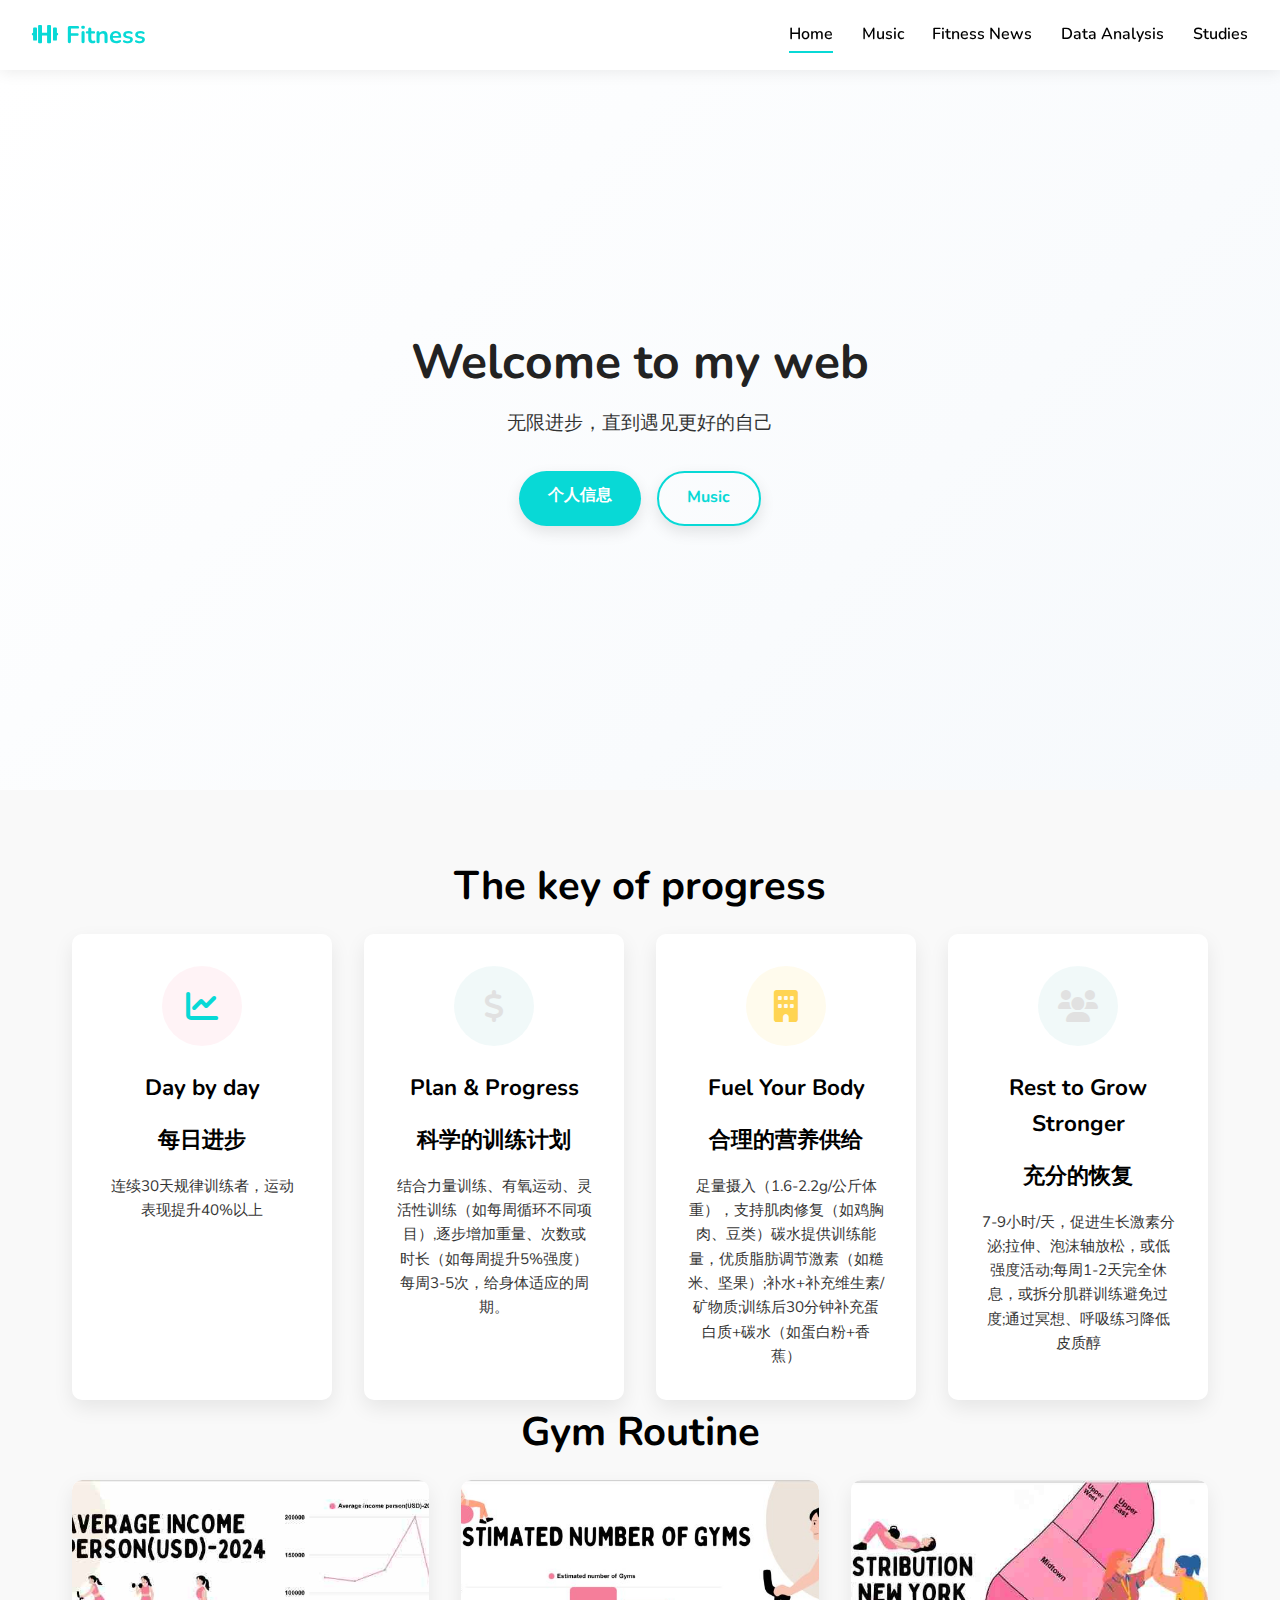
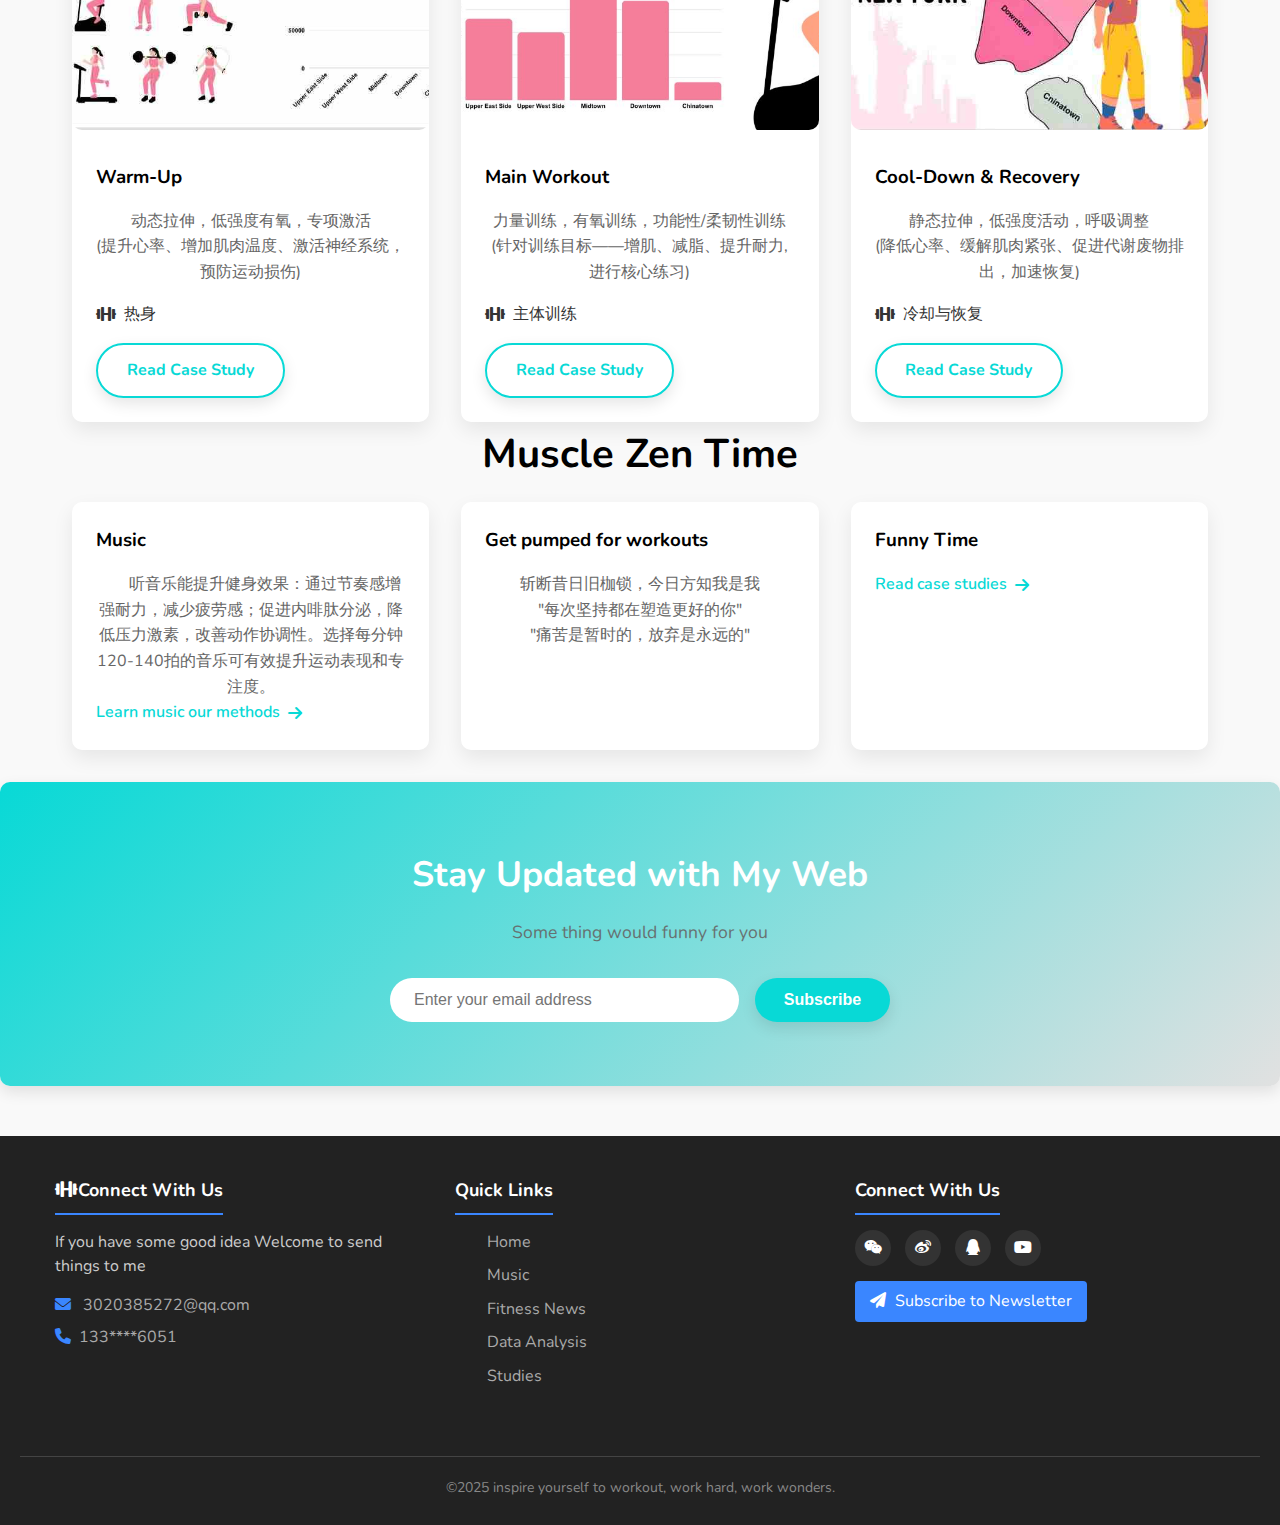
<file: index.html>
<!DOCTYPE html>
<html lang="en">
<head>
    <meta charset="UTF-8">
    <meta name="viewport" content="width=device-width, initial-scale=1.0">
    <title>Fitness</title>
    <link rel="stylesheet" href="css/style.css">
    <link rel="stylesheet" href="css/home.css">
    <link rel="stylesheet" href="https://cdnjs.cloudflare.com/ajax/libs/font-awesome/6.0.0-beta3/css/all.min.css">
    <link href="https://fonts.googleapis.com/css2?family=Nunito:wght@400;600;700&display=swap" rel="stylesheet">
</head>
<body>
    <header class="main-header">
        <div class="logo">
            <h1><i class="fas fa-dumbbell"></i>Fitness</h1>
        </div>
        <nav>
            <ul>
                <li><a href="index.html" class="active">Home</a></li>
                <li><a href="music.html">Music</a></li>
                <li><a href="contact.html">Fitness News</a></li>
                <li><a href="data.html">Data Analysis</a></li>
                <li><a href="study.html">Studies</a></li>
            </ul>
        </nav>
        <div class="menu-toggle">
            <i class="fas fa-bars"></i>
        </div>
    </header>

    <main>
        <section class="hero">
            <div class="hero-content">
                <h2>Welcome to my web</h2>
                <p>无限进步，直到遇见更好的自己</p>
                <div class="hero-buttons">
                    <a href="data.html" class="btn btn-primary">个人信息</a>
                    <a href="music.html" class="btn btn-secondary">Music</a>
                </div>
            </div>
        </section>

        <section class="key-findings container">
            <h2>The key of progress</h2>
            <div class="findings-grid">
                <div class="finding-card">
                    <div class="finding-icon">
                        <i class="fas fa-chart-line"></i>
                    </div>
                    <h3>Day by day</h3>
                    <h3>每日进步</h3>
                    <p>连续30天规律训练者，运动表现提升40%以上</p>
                </div>

                <div class="finding-card">
                    <div class="finding-icon">
                        <i class="fas fa-dollar-sign"></i>
                    </div>
                    <h3>Plan & Progress</h3>
                    <h3>科学的训练计划</h3>
                    <p>结合力量训练、有氧运动、灵活性训练（如每周循环不同项目）,逐步增加重量、次数或时长（如每周提升5%强度）每周3-5次，给身体适应的周期。</p>
                </div>

                <div class="finding-card">
                    <div class="finding-icon">
                        <i class="fas fa-building"></i>
                    </div>
                    <h3>Fuel Your Body</h3>
                    <h3>​​合理的营养供给</h3>
                    <p>足量摄入（1.6-2.2g/公斤体重），支持肌肉修复（如鸡胸肉、豆类）碳水提供训练能量，优质脂肪调节激素（如糙米、坚果）;补水+补充维生素/矿物质;训练后30分钟补充蛋白质+碳水（如蛋白粉+香蕉）</p>
                </div>

                <div class="finding-card">
                    <div class="finding-icon">
                        <i class="fas fa-users"></i>
                    </div>
                    <h3>Rest to Grow Stronger</h3>
                    <h3>充分的恢复</h3>
                    <p>7-9小时/天，促进生长激素分泌;拉伸、泡沫轴放松，或低强度活动;每周1-2天完全休息，或拆分肌群训练避免过度;通过冥想、呼吸练习降低皮质醇</p>
                </div>
            </div>
        </section>

        <section class="featured-areas container">
            <h2>​​Gym Routine​​</h2>
            <div class="areas-grid">
                <div class="area-card">
                    <img src="images/14ef5184425b694f5d2b28e9fe2db6f.jpg" alt="Upper East Side" loading="lazy">
                    <div class="area-content">
                        <h3>Warm-Up</h3>
                        <p> 动态拉伸，低强度有氧，专项激活</p>
                        <p>(提升心率、增加肌肉温度、激活神经系统，预防运动损伤)</p>
                        <ul class="area-stats">
                            <li><i class="fas fa-dumbbell"></i>热身</li>
                          
                        </ul>
                        <a href="study.html#upper-east" class="btn btn-outline">Read Case Study</a>
                    </div>
                </div>

                <div class="area-card">
                    <img src="images/426b792afeb21b08e8f64bc8b418f5e.jpg" alt="Midtown" loading="lazy">
                    <div class="area-content">
                        <h3>Main Workout</h3>
                        <p>力量训练，有氧训练，功能性/柔韧性训练</p>
                        <p>(针对训练目标——增肌、减脂、提升耐力,进行核心练习)</p>
                        <ul class="area-stats">
                            <li><i class="fas fa-dumbbell"></i> 主体训练</li>
                        </ul>
                        <a href="study.html#midtown" class="btn btn-outline">Read Case Study</a>
                    </div>
                </div>

                <div class="area-card">
                    <img src="images/f324dba3b96e41e7bd63c82e35a0703.jpg" alt="Chinatown" loading="lazy">
                    <div class="area-content">
                        <h3>Cool-Down & Recovery</h3>
                        <p>静态拉伸，低强度活动，呼吸调整</p>
                        <p>(降低心率、缓解肌肉紧张、促进代谢废物排出，加速恢复)</p>
                        <ul class="area-stats">
                            <li><i class="fas fa-dumbbell"></i>冷却与恢复</li>
                        </ul>
                        <a href="study.html#chinatown" class="btn btn-outline">Read Case Study</a>
                    </div>
                </div>
            </div>
        </section>

        <section class="research-highlights container">
            <h2>​​Muscle Zen Time​​</h2>
            <div class="highlights-grid">
                <div class="highlight-item">
                    <h3>Music</h3>
                    <p>&nbsp&nbsp&nbsp&nbsp&nbsp&nbsp&nbsp听音乐能提升健身效果：通过节奏感增强耐力，减少疲劳感；促进内啡肽分泌，降低压力激素，改善动作协调性。选择每分钟120-140拍的音乐可有效提升运动表现和专注度。</p>
                    <a href="music.html#methodology" class="read-more">Learn music our methods <i class="fas fa-arrow-right"></i></a>
                </div>

                <div class="highlight-item">
                    <h3>Get pumped for workouts</h3>
                    <p>斩断昔日旧枷锁，今日方知我是我</p>
                     <p>"每次坚持都在塑造更好的你"</p>
                      <p>"痛苦是暂时的，放弃是永远的"</p>

                    
                </div>

                <div class="highlight-item">
                    <h3>Funny Time</h3>
                    <p></p>
                    <a href="study.html" class="read-more">Read case studies <i class="fas fa-arrow-right"></i></a>
                </div>
            </div>
        </section>

        <section class="cta-section">
            <div class="container">
                <h2>Stay Updated with My Web</h2>
                <p>Some thing would funny for you</p>
                <form class="subscribe-form" id="subscribeForm">
                    <input type="email" placeholder="Enter your email address" required>
                    <button type="submit" class="btn btn-primary">Subscribe</button>
                </form>
            </div>
        </section>
    </main>

    <!-- 统一的增强页脚 -->
    <footer class="enhanced-footer">
        <div class="footer-content">
            <div class="footer-section about">
                <h3><i class="fas fa-dumbbell"></i>Connect With Us</h3>
                <p>If you have some good idea Welcome to send things to me</p>
                <div class="contact">
                    <p><i class="fas fa-envelope"></i> 3020385272@qq.com</p>
                    <p><i class="fas fa-phone"></i>133****6051</p>
                </div>
            </div>
            
            <div class="footer-section links">
                <h3>Quick Links</h3>
                <ul>
                    <li><a href="index.html">Home</a></li>
                    <li><a href="music.html">Music</a></li>
                    <li><a href="contact.html">Fitness News</a></li>
                    <li><a href="data.html">Data Analysis</a></li>
                    <li><a href="study.html">Studies</a></li>
                </ul>
            </div>
            
            <div class="footer-section social">
                <h3>Connect With Us</h3>
                <div class="social-icons">
                        <a href="weixin://dl/chat" class="social-icon"><i class="fab fa-weixin"></i></a>
                        <a href="https://weibo.com/u/8005170072" target="_blank" class="social-icon"><i class="fab fa-weibo"></i></a>
                        <a href="#" class="social-icon"><i class="fab fa-qq"></i></a>
                        <a href="#" class="social-icon"><i class="fab fa-youtube"></i></a>
                    </div>
                <p class="subscription">
                    <a href="contact.html#subscribe" class="subscribe-link">
                        <i class="fas fa-paper-plane"></i> Subscribe to Newsletter
                    </a>
                </p>
            </div>
        </div>
        <div class="footer-bottom">
            <p>&copy;2025 inspire yourself to workout, work hard, work wonders.</p>
        </div>
    </footer>

    <script src="js/script.js"></script>
</body>
</html>
</file>
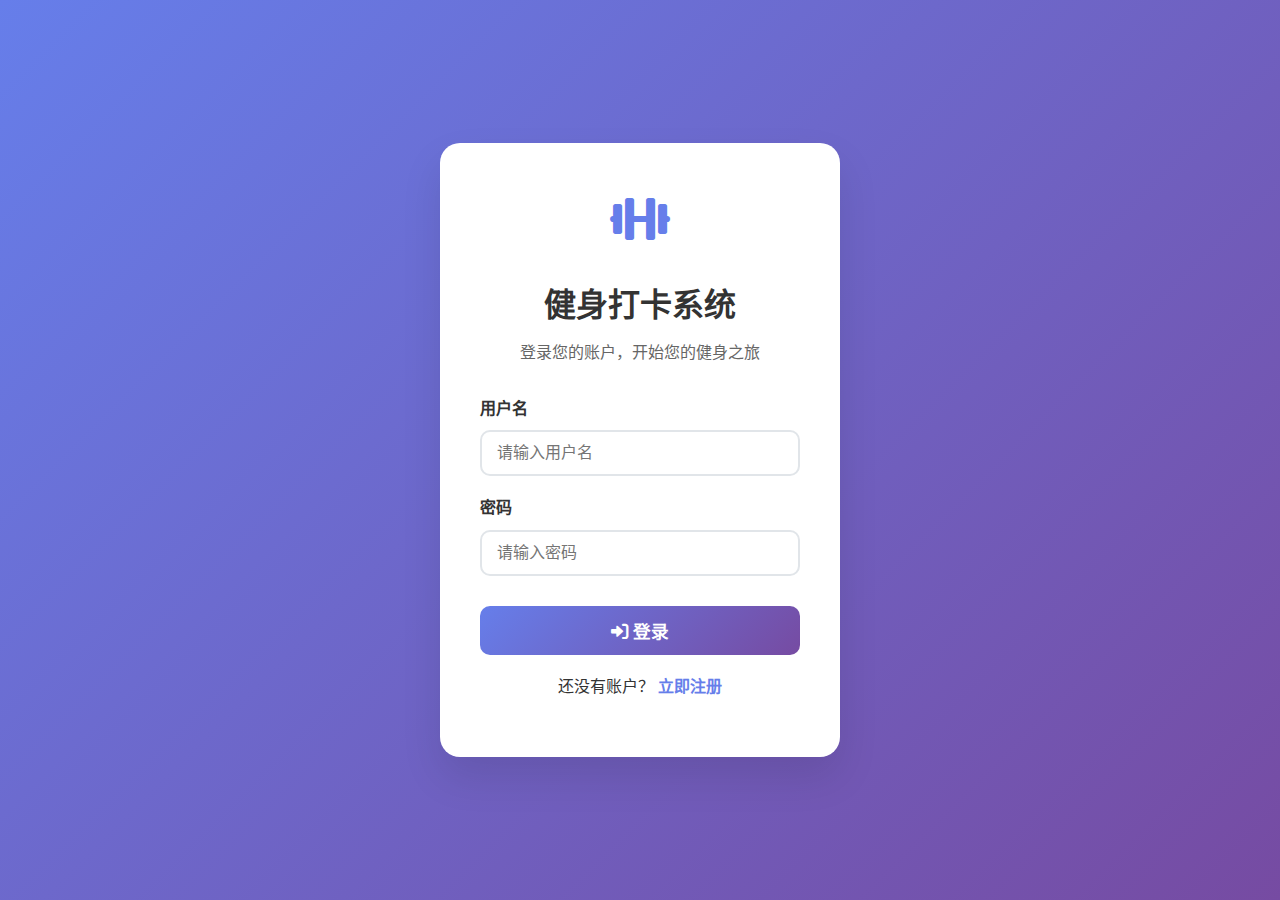
<file: admin.html>
<!DOCTYPE html>
<html lang="zh-CN">
<head>
    <meta charset="UTF-8">
    <meta name="viewport" content="width=device-width, initial-scale=1.0">
    <title>管理员后台</title>
    <link rel="stylesheet" href="css/style.css">
    <link rel="stylesheet" href="css/data.css">
    <link rel="stylesheet" href="https://cdn.staticfile.org/font-awesome/6.0.0-beta3/css/all.min.css">
    <style>
        .admin-section {
            background: #fff;
            border-radius: 16px;
            box-shadow: 0 4px 18px rgba(102,126,234,0.10);
            padding: 32px 24px;
            margin: 32px 0;
        }
        .admin-section h2 {
            font-size: 1.4rem;
            color: #667eea;
            margin-bottom: 18px;
            display: flex;
            align-items: center;
            gap: 10px;
        }
        .admin-table {
            width: 100%;
            border-collapse: separate;
            border-spacing: 0;
            background: #fafbff;
            border-radius: 10px;
            overflow: hidden;
            margin-bottom: 24px;
        }
        .admin-table th, .admin-table td {
            padding: 12px 14px;
            border-bottom: 1px solid #eee;
            text-align: left;
            white-space: nowrap;
        }
        .admin-table th {
            background: #f3f6fd;
            color: #333;
            font-weight: 700;
        }
        .admin-table tr:hover {
            background: #f8f9fa;
        }
        .admin-btn {
            padding: 6px 14px;
            border-radius: 4px;
            border: none;
            cursor: pointer;
            font-size: 14px;
            margin: 0 4px;
            transition: all 0.2s;
        }
        .admin-btn.edit { background: #667eea; color: #fff; }
        .admin-btn.delete { background: #ff6b6b; color: #fff; }
        .admin-btn.role { background: #ffd43b; color: #333; }
        .admin-btn.edit:hover { background: #5a6fd6; }
        .admin-btn.delete:hover { background: #ff5252; }
        .admin-btn.role:hover { background: #ffe066; }
    </style>
</head>
<body>
<script>
window.addEventListener('load', function() {
    const user = localStorage.getItem('user');
    const token = localStorage.getItem('token');
    if (!user || !token) {
        window.location.href = 'login.html';
        return;
    }
    fetch('/api/auth/validate', {
        headers: { 'Authorization': 'Bearer ' + token }
    })
    .then(res => res.json())
    .then(data => {
        if (!data.success) {
            window.location.href = 'login.html';
        } else {
            try {
                const userObj = JSON.parse(user);
                if (userObj.userRole !== '管理员') {
                    window.location.href = 'login.html';
                }
            } catch {
                window.location.href = 'login.html';
            }
        }
    })
    .catch(() => {
        window.location.href = 'login.html';
    });
});
</script>
    <header class="main-header">
        <div class="logo">
            <h1><i class="fas fa-user-shield"></i> 管理员后台</h1>
        </div>
        <button id="logout-btn" style="position:absolute;right:40px;top:24px;padding:8px 18px;border-radius:6px;background:#ff6b6b;color:#fff;border:none;cursor:pointer;font-weight:600;font-size:1rem;">退出登录</button>
    </header>
    <main class="container">
        <section class="admin-section" id="user-management">
            <h2><i class="fas fa-users-cog"></i> 用户管理</h2>
            <table class="admin-table" id="user-table">
                <thead>
                    <tr>
                        <th>ID</th>
                        <th>用户名</th>
                        <th>姓名</th>
                        <th>邮箱</th>
                        <th>角色</th>
                        <th>状态</th>
                        <th>操作</th>
                    </tr>
                </thead>
                <tbody>
                    <!-- 用户数据由JS动态渲染 -->
                </tbody>
            </table>
        </section>
        <section class="admin-section" id="data-management">
            <h2><i class="fas fa-database"></i> 数据管理</h2>
            <table class="admin-table" id="data-table">
                <thead>
                    <tr>
                        <th>ID</th>
                        <th>用户</th>
                        <th>日期</th>
                        <th>体重</th>
                        <th>睡眠</th>
                        <th>饮水</th>
                        <th>步数</th>
                        <th>心情</th>
                        <th>备注</th>
                        <th>操作</th>
                    </tr>
                </thead>
                <tbody>
                    <!-- 数据由JS动态渲染 -->
                </tbody>
            </table>
        </section>
    </main>
    <script src="js/admin.js"></script>
    <script>
    document.getElementById('logout-btn').onclick = function() {
        localStorage.removeItem('user');
        localStorage.removeItem('token');
        window.location.href = 'login.html';
    };
    </script>
</body>
</html>
</file>
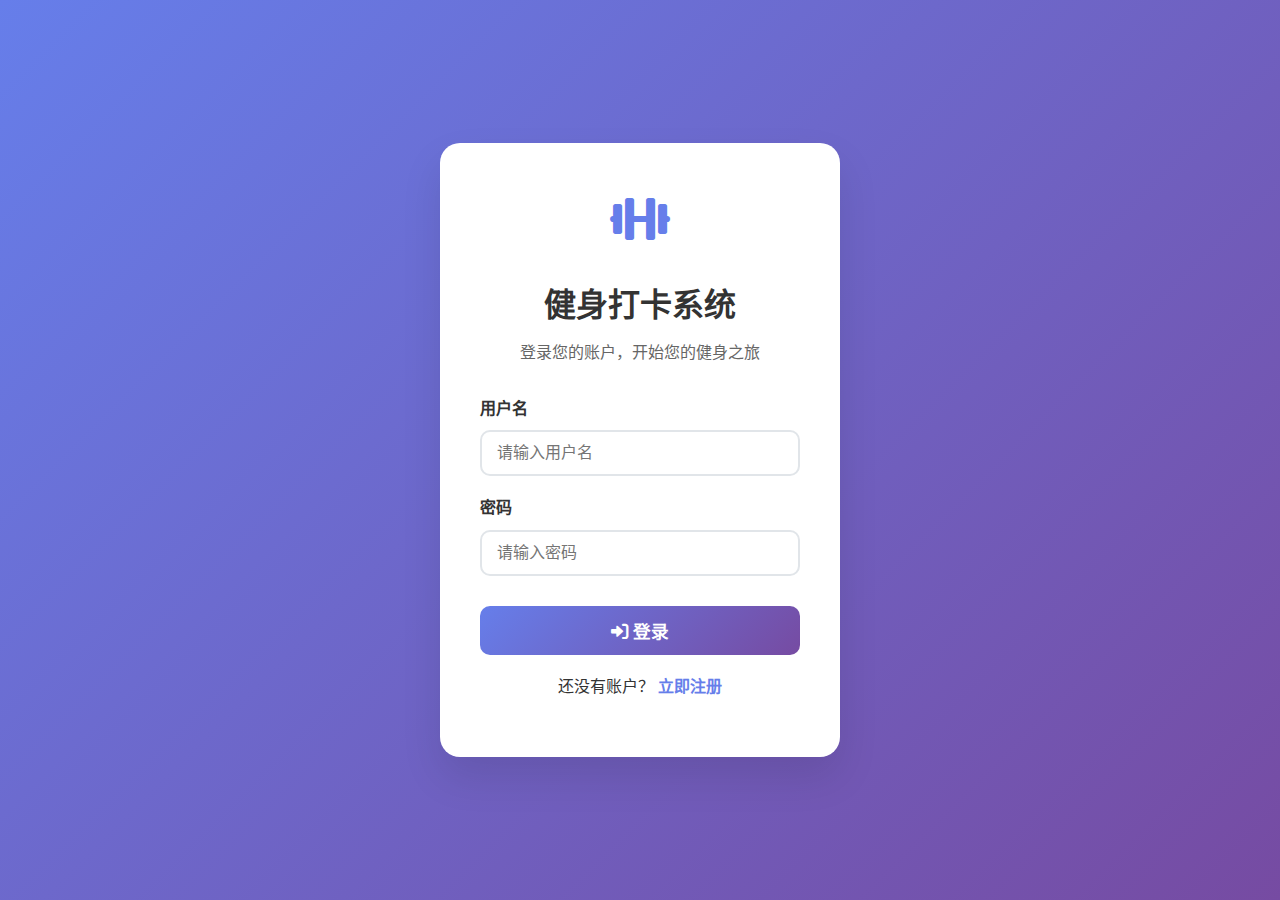
<file: login.html>
<!DOCTYPE html>
<html lang="zh-CN">
<head>
    <meta charset="UTF-8">
    <meta name="viewport" content="width=device-width, initial-scale=1.0">
    <title>健身打卡系统 - 登录</title>
    <link rel="stylesheet" href="css/style.css">
    <link rel="stylesheet" href="https://cdnjs.cloudflare.com/ajax/libs/font-awesome/6.0.0-beta3/css/all.min.css">
    <link href="https://fonts.googleapis.com/css2?family=Nunito:wght@400;600;700&display=swap" rel="stylesheet">
    <style>
        body {
            background: linear-gradient(135deg, #667eea 0%, #764ba2 100%);
            min-height: 100vh;
            display: flex;
            align-items: center;
            justify-content: center;
            font-family: 'Nunito', sans-serif;
            margin: 0;
            padding: 20px;
        }

        .login-container {
            background: white;
            border-radius: 20px;
            box-shadow: 0 20px 40px rgba(0, 0, 0, 0.1);
            padding: 40px;
            width: 100%;
            max-width: 400px;
            text-align: center;
        }

        .login-header {
            margin-bottom: 30px;
        }

        .login-header h1 {
            color: #333;
            font-size: 2rem;
            margin-bottom: 10px;
        }

        .login-header p {
            color: #666;
            font-size: 1rem;
        }

        .login-form {
            text-align: left;
        }

        .form-group {
            margin-bottom: 20px;
        }

        .form-group label {
            display: block;
            margin-bottom: 8px;
            color: #333;
            font-weight: 600;
        }

        .form-group input {
            width: 100%;
            padding: 12px 15px;
            border: 2px solid #e1e5e9;
            border-radius: 10px;
            font-size: 1rem;
            transition: border-color 0.3s ease;
            box-sizing: border-box;
        }

        .form-group input:focus {
            outline: none;
            border-color: #667eea;
        }

        .login-btn {
            width: 100%;
            padding: 12px;
            background: linear-gradient(135deg, #667eea 0%, #764ba2 100%);
            color: white;
            border: none;
            border-radius: 10px;
            font-size: 1.1rem;
            font-weight: 600;
            cursor: pointer;
            transition: transform 0.2s ease;
            margin-top: 10px;
        }

        .login-btn:hover {
            transform: translateY(-2px);
        }

        .login-footer {
            margin-top: 20px;
            text-align: center;
        }

        .login-footer a {
            color: #667eea;
            text-decoration: none;
            font-weight: 600;
        }

        .login-footer a:hover {
            text-decoration: underline;
        }

        .error-message {
            background: #ff6b6b;
            color: white;
            padding: 10px;
            border-radius: 8px;
            margin-bottom: 20px;
            display: none;
        }

        .success-message {
            background: #51cf66;
            color: white;
            padding: 10px;
            border-radius: 8px;
            margin-bottom: 20px;
            display: none;
        }

        .fitness-icon {
            font-size: 3rem;
            color: #667eea;
            margin-bottom: 20px;
        }
    </style>
</head>
<body>
    <div class="login-container">
        <div class="login-header">
            <div class="fitness-icon">
                <i class="fas fa-dumbbell"></i>
            </div>
            <h1>健身打卡系统</h1>
            <p>登录您的账户，开始您的健身之旅</p>
        </div>

        <div class="error-message" id="error-message"></div>
        <div class="success-message" id="success-message"></div>

        <form class="login-form" id="login-form">
            <div class="form-group">
                <label for="username">用户名</label>
                <input type="text" id="username" name="username" required placeholder="请输入用户名">
            </div>

            <div class="form-group">
                <label for="password">密码</label>
                <input type="password" id="password" name="password" required placeholder="请输入密码">
            </div>

            <button type="submit" class="login-btn">
                <i class="fas fa-sign-in-alt"></i> 登录
            </button>
        </form>

        <div class="login-footer">
            <p>还没有账户？ <a href="#" onclick="showRegister()">立即注册</a></p>
        </div>
    </div>

    <script>
        document.getElementById('login-form').addEventListener('submit', function(e) {
            e.preventDefault();
            
            const username = document.getElementById('username').value;
            const password = document.getElementById('password').value;
            
            // 显示加载状态
            const loginBtn = document.querySelector('.login-btn');
            const originalText = loginBtn.innerHTML;
            loginBtn.innerHTML = '<i class="fas fa-spinner fa-spin"></i> 登录中...';
            loginBtn.disabled = true;

            // 发送登录请求
            fetch('/api/auth/login', {
                method: 'POST',
                headers: {
                    'Content-Type': 'application/json',
                },
                body: JSON.stringify({
                    username: username,
                    password: password
                })
            })
            .then(response => response.json())
            .then(data => {
                if (data.success) {
                    showMessage('success', '登录成功！正在跳转...');
                    // 强制刷新user信息
                    const userObj = data.user || {};
                    localStorage.setItem('user', JSON.stringify(userObj));
                    localStorage.setItem('token', data.token);
                    setTimeout(() => {
                        const role = userObj.userRole || '';
                        if (role === '管理员') {
                            window.location.href = 'admin.html';
                        } else {
                            window.location.href = 'data.html';
                        }
                    }, 1500);
                } else {
                    showMessage('error', data.message || '登录失败，请检查用户名和密码');
                }
            })
            .catch(error => {
                showMessage('error', '网络错误，请稍后重试');
                console.error('Error:', error);
            })
            .finally(() => {
                // 恢复按钮状态
                loginBtn.innerHTML = originalText;
                loginBtn.disabled = false;
            });
        });

        function showMessage(type, message) {
            const errorDiv = document.getElementById('error-message');
            const successDiv = document.getElementById('success-message');
            
            if (type === 'error') {
                errorDiv.textContent = message;
                errorDiv.style.display = 'block';
                successDiv.style.display = 'none';
            } else {
                successDiv.textContent = message;
                successDiv.style.display = 'block';
                errorDiv.style.display = 'none';
            }
        }

        function showRegister() {
            alert('注册功能正在开发中，请联系管理员创建账户');
        }

        // 检查是否已经登录
        window.addEventListener('load', function() {
            const user = localStorage.getItem('user');
            const token = localStorage.getItem('token');
            if (user && token) {
                fetch('/api/auth/validate', {
                    headers: { 'Authorization': 'Bearer ' + token }
                })
                .then(res => res.json())
                .then(data => {
                    if (data.success) {
                        try {
                            const userObj = JSON.parse(user);
                            const role = userObj.userRole || '';
                            if (role === '管理员') {
                                window.location.href = 'admin.html';
                            } else {
                                window.location.href = 'data.html';
                            }
                        } catch {
                            window.location.href = 'data.html';
                        }
                    }
                    // token无效则停留在登录页
                })
                .catch(() => {});
            }
        });
    </script>
</body>
</html>
</file>
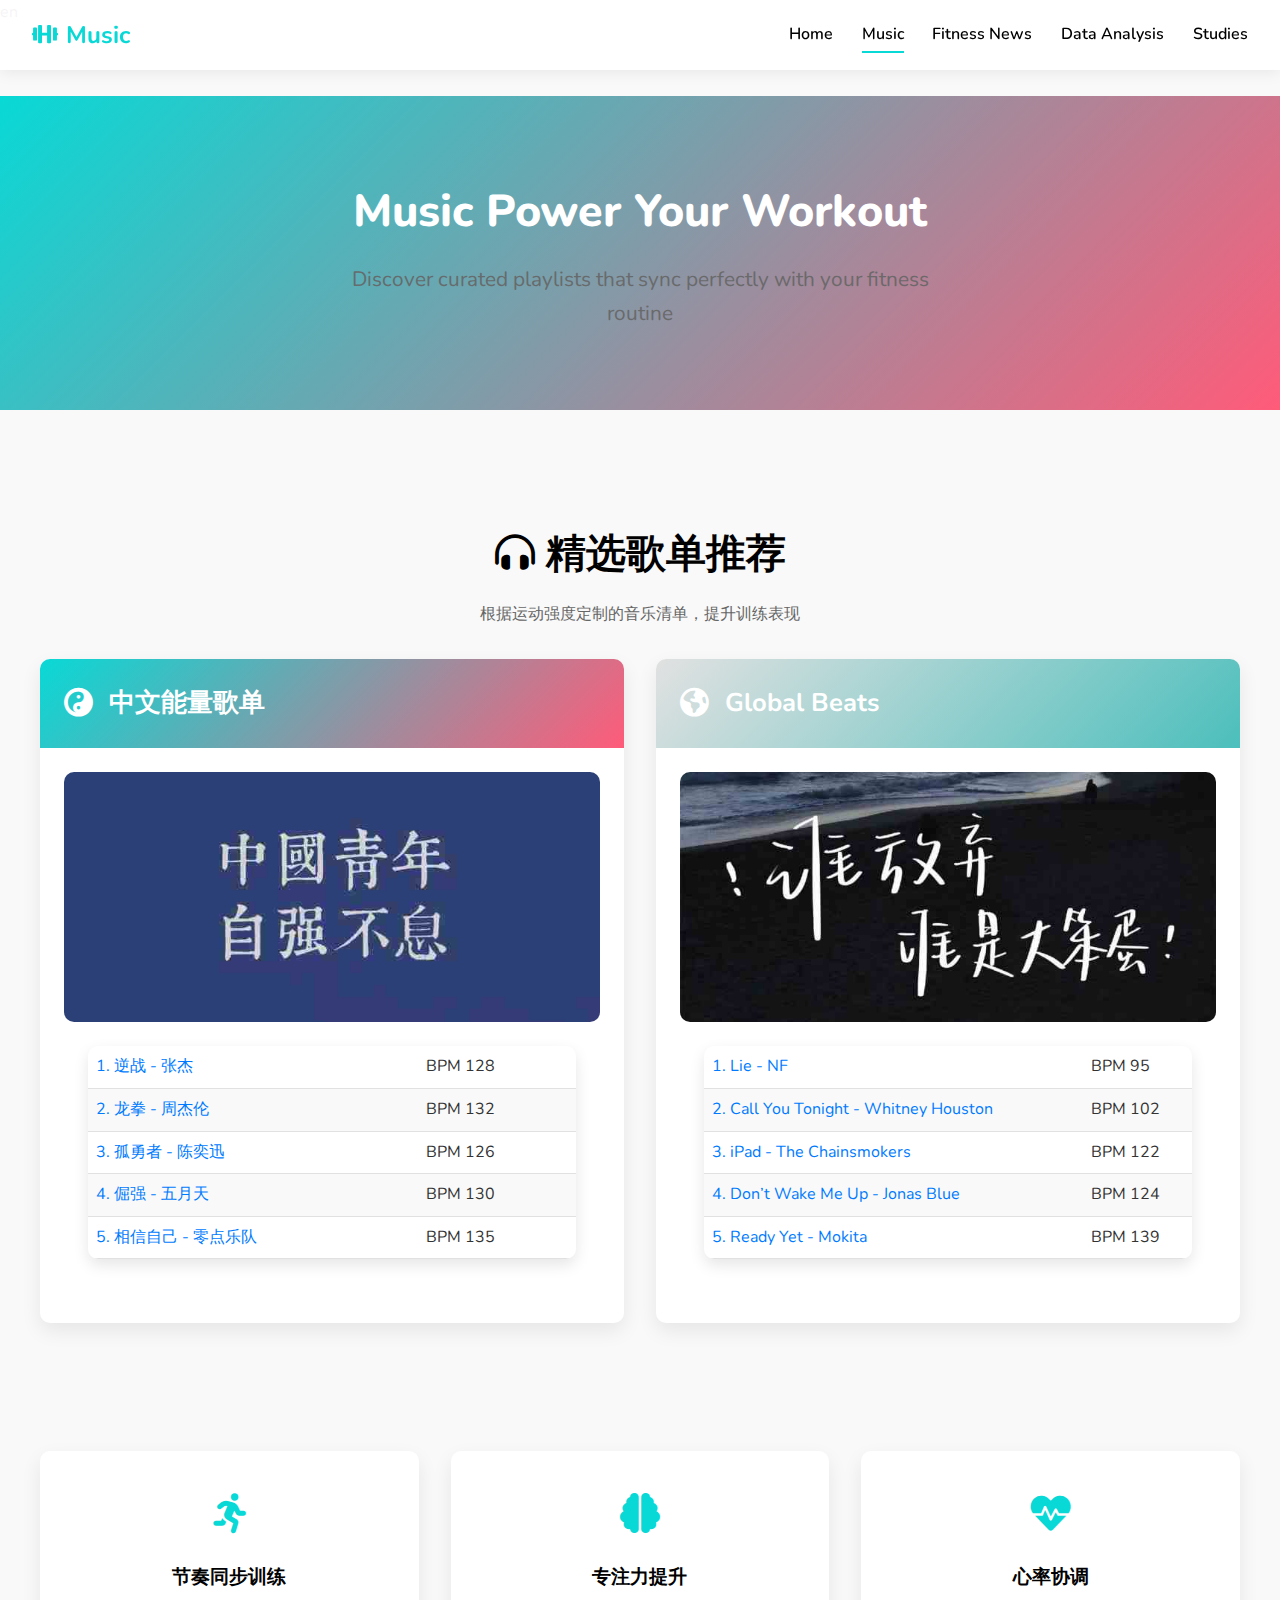
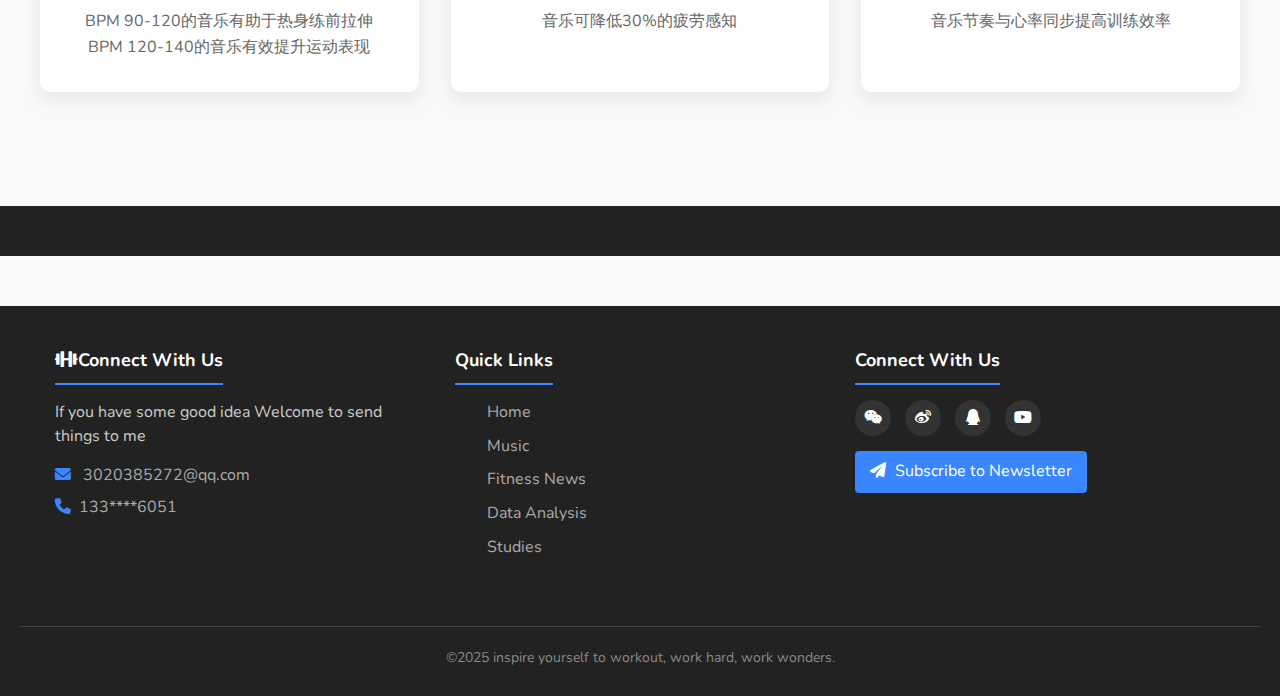
<file: music.html>
<!DOCTYPE html>
<html lang="en">
<head>
    <meta charset="UTF-8">
    <meta name="viewport" content="width=device-width, initial-scale=1.0">
    <title>Fitness</title>
    <link rel="stylesheet" href="css/style.css">
    <link rel="stylesheet" href="css/about.css">en
    <link rel="stylesheet" href="https://cdnjs.cloudflare.com/ajax/libs/font-awesome/6.0.0-beta3/css/all.min.css">
    <link href="https://fonts.googleapis.com/css2?family=Nunito:wght@400;600;700;800&display=swap" rel="stylesheet">
</head>
<body>
   <header class="main-header">
        <div class="logo">
            <h1><i class="fas fa-dumbbell"></i> Music</h1>
        </div>
        <nav>
            <ul>
                <li><a href="index.html">Home</a></li>
                <li><a href="about.html"class="active">Music</a></li>
                <li><a href="contact.html">Fitness News</a></li>
                <li><a href="data.html">Data Analysis</a></li>
                <li><a href="study.html">Studies</a></li>
            </ul>
        </nav>
        <div class="menu-toggle">
            <i class="fas fa-bars"></i>
        </div>
    </header>

    <main>
        <section class="page-banner">
            <div class="banner-content">
                <h2>Music Power Your Workout</h2>
                <p>Discover curated playlists that sync perfectly with your fitness routine</p>
            </div>
        </section>

        <section class="music-collection container">
            <div class="section-header">
                <h2><i class="fas fa-headphones-alt"></i> 精选歌单推荐</h2>
                <p>根据运动强度定制的音乐清单，提升训练表现</p>
            </div>
              <audio id="audio-player" controls style="width:100%;margin-bottom:16px;display:none;"></audio>

            <div class="music-grid">
             
                <script>
                    // 歌曲文件映射（示例，需替换为实际音频文件路径）
                    const songMap = {
                        // 中文歌单
                        "逆战 - 张杰": "audio/zhangjie-nizhan.mp3",
                        "龙拳 - 周杰伦": "audio/zhoujielun-longquan.mp3",
                        "孤勇者 - 陈奕迅": "audio/chenyixun-guyongzhe.mp3",
                        "倔强 - 五月天": "audio/mayday-juejiang.mp3",
                        "相信自己 - 零点乐队": "audio/lingdian-xiangxin.mp3",
                        // 英文歌单
                        "Lie - NF": "audio/NF - Lie.mp3",
                        "Call You Tonight - Whitney Houston": "audio/Whitney Houston - Call You Tonight.mp3",
                        "iPad - The Chainsmokers": "audio/The Chainsmokers - iPad.mp3",
                        "Don’t Wake Me Up - Jonas Blue": "audio/Jonas Blue - Don’t Wake Me Up.mp3",
                        "Ready Yet - Mokita": "audio/Mokita - Ready Yet.mp3"
                    };

                    document.addEventListener('DOMContentLoaded', function() {
                        // 歌曲名单元格绑定点击事件
                        document.querySelectorAll('.track-list table td:first-child').forEach(td => {
                            td.style.cursor = 'pointer';
                            td.style.color = '#007bff';
                            td.addEventListener('click', function() {
                                const songName = td.textContent.replace(/^\d+\.\s*/, '');
                                const audioSrc = songMap[songName];
                                if (audioSrc) {
                                    const audio = document.getElementById('audio-player');
                                    audio.src = audioSrc;
                                    audio.style.display = 'block';
                                    audio.play();
                                } else {
                                    alert('音频文件未找到');
                                }
                            });
                        });
                    });
                </script>
                <!-- 中文歌单 -->
                <div class="playlist-card fade-in">
                    <div class="card-header chinese-header">
                        <h3><i class="fas fa-yin-yang"></i> 中文能量歌单</h3>
                    </div>
                    <div class="card-content">
                        <div class="cover-container">
                            <img src="images\微信图片_20250611201832.jpg" alt="中文歌单封面" class="playlist-cover">
                            <div class="play-btn" id="chinese-play-btn" style="cursor:pointer;">
                                <i class="fas fa-play"></i>
                            </div>
                            <script>
                                document.addEventListener('DOMContentLoaded', function() {
                                    const playBtn = document.getElementById('chinese-play-btn');
                                    const audio = document.getElementById('audio-player');
                                    // 默认播放第一首中文歌
                                    const defaultSong = "逆战 - 张杰";
                                    playBtn.addEventListener('click', function() {
                                        // 如果当前不是该歌，切换到该歌
                                        if (audio.src.indexOf(songMap[defaultSong]) === -1) {
                                            audio.src = songMap[defaultSong];
                                            audio.style.display = 'block';
                                            audio.play();
                                            playBtn.querySelector('i').classList.remove('fa-play');
                                            playBtn.querySelector('i').classList.add('fa-pause');
                                        } else if (audio.paused) {
                                            audio.play();
                                            playBtn.querySelector('i').classList.remove('fa-play');
                                            playBtn.querySelector('i').classList.add('fa-pause');
                                        } else {
                                            audio.pause();
                                            playBtn.querySelector('i').classList.remove('fa-pause');
                                            playBtn.querySelector('i').classList.add('fa-play');
                                        }
                                    });
                                    // 音频播放/暂停时同步按钮图标
                                    audio.addEventListener('play', function() {
                                        if (audio.src.indexOf(songMap[defaultSong]) !== -1) {
                                            playBtn.querySelector('i').classList.remove('fa-play');
                                            playBtn.querySelector('i').classList.add('fa-pause');
                                        }
                                    });
                                    audio.addEventListener('pause', function() {
                                        if (audio.src.indexOf(songMap[defaultSong]) !== -1) {
                                            playBtn.querySelector('i').classList.remove('fa-pause');
                                            playBtn.querySelector('i').classList.add('fa-play');
                                        }
                                    });
                                    // 如果切换到其他歌曲，重置按钮为播放
                                    audio.addEventListener('ended', function() {
                                        playBtn.querySelector('i').classList.remove('fa-pause');
                                        playBtn.querySelector('i').classList.add('fa-play');
                                    });
                                });
                            </script>
                        </div>
                        <div class="track-list">
                            <table>
                                <tbody>
                                    <tr><td>1. 逆战 - 张杰</td><td>BPM 128</td></tr>
                                    <tr><td>2. 龙拳 - 周杰伦</td><td>BPM 132</td></tr>
                                    <tr><td>3. 孤勇者 - 陈奕迅</td><td>BPM 126</td></tr>
                                    <tr><td>4. 倔强 - 五月天</td><td>BPM 130</td></tr>
                                    <tr><td>5. 相信自己 - 零点乐队</td><td>BPM 135</td></tr>
                                </tbody>
                            </table>
                        </div>
                        <!-- <a href="#" class="btn btn-outline"><i class="fas fa-download"></i> 下载歌单</a> -->
                    </div>
                </div><script>

document.addEventListener('DOMContentLoaded', function() {
    const enPlayBtn = document.getElementById('en-play-btn');
    const cnPlayBtn = document.getElementById('chinese-play-btn');
    const audio = document.getElementById('audio-player');
    const defaultEnSong = "Lie - NF";
    const enSongPath = songMap[defaultEnSong];

   
    function isEnglishSongPlaying() {
        return decodeURIComponent(audio.src).endsWith(enSongPath);
    }

    enPlayBtn.addEventListener('click', function() {
        if (!isEnglishSongPlaying()) {
          
            audio.src = enSongPath;
            audio.style.display = 'block';
            cnPlayBtn.querySelector('i').classList.replace('fa-pause', 'fa-play');
            audio.play();
        } else if (audio.paused) {
            audio.play();
        } else {
            audio.pause();
        }
    });


    const updateEnButton = () => {
        const icon = enPlayBtn.querySelector('i');
        if (isEnglishSongPlaying()) {
            icon.classList.toggle('fa-play', audio.paused);
            icon.classList.toggle('fa-pause', !audio.paused);
        } else {
            icon.classList.replace('fa-pause', 'fa-play');
        }
    };


    ['play', 'pause', 'ended'].forEach(event => {
        audio.addEventListener(event, () => {
            updateEnButton();
            if (event === 'play' && !decodeURIComponent(audio.src).endsWith(songMap["逆战 - 张杰"])) {
                cnPlayBtn.querySelector('i').classList.replace('fa-pause', 'fa-play');
            }
        });
    });
});
</script>

                        <!-- 英文歌单 -->
                <div class="playlist-card fade-in delay-1">
                    <div class="card-header english-header">
                        <h3><i class="fas fa-globe-americas"></i> Global Beats</h3>
                    </div>
                    <div class="card-content">
                        <div class="cover-container">
                            <img src="images\微信图片_20250611201823.jpg" alt="英文歌单封面" class="playlist-cover">
                            <div class="play-btn" id="en-play-btn" style="cursor: pointer;">
                                <i class="fas fa-play"></i>
                            </div>
                        </div>
                        <div class="track-list">
                            <table>
                                <tbody>
                                    <tr><td>1. Lie - NF</td><td>BPM 95</td></tr>
                                    <tr><td>2. Call You Tonight - Whitney Houston</td><td>BPM 102</td></tr>
                                    <tr><td>3. iPad - The Chainsmokers</td><td>BPM 122</td></tr>
                                    <tr><td>4. Don’t Wake Me Up - Jonas Blue</td><td>BPM 124</td></tr>
                                    <tr><td>5. Ready Yet - Mokita</td><td>BPM 139</td></tr>
                                </tbody>
                            </table>
                        </div>
                    </div>
                </div>
        </section>

        <section class="music-features container">
            <div class="features-grid">
                <div class="feature-card">
                    <div class="feature-icon pulse">
                        <i class="fas fa-running"></i>
                    </div>
                    <h3>节奏同步训练</h3>
                    <p>BPM 90-120的音乐有助于热身练前拉伸</p>
                    <p>BPM 120-140的音乐有效提升运动表现</p>
                </div>
                <div class="feature-card">
                    <div class="feature-icon pulse">
                        <i class="fas fa-brain"></i>
                    </div>
                    <h3>专注力提升</h3>
                    <p>音乐可降低30%的疲劳感知</p>
                </div>
                <div class="feature-card">
                    <div class="feature-icon pulse">
                        <i class="fas fa-heartbeat"></i>
                    </div>
                    <h3>心率协调</h3>
                    <p>音乐节奏与心率同步提高训练效率</p>
                </div>
            </div>
        </section>
    </main>

    <footer class="enhanced-footer">
        <!-- 保持原有页脚结构 -->
    </footer>

    <script src="js/script.js"></script>
</body>
</html>
    
<footer class="enhanced-footer">
        <div class="footer-content">
            <div class="footer-section about">
                <h3><i class="fas fa-dumbbell"></i>Connect With Us</h3>
                <p>If you have some good idea Welcome to send things to me</p>
                <div class="contact">
                    <p><i class="fas fa-envelope"></i> 3020385272@qq.com</p>
                    <p><i class="fas fa-phone"></i>133****6051</p>
                </div>
            </div>
            
            <div class="footer-section links">
                <h3>Quick Links</h3>
                <ul>
                    <li><a href="index.html">Home</a></li>
                    <li><a href="music.html">Music</a></li>
                    <li><a href="contact.html">Fitness News</a></li>
                    <li><a href="data.html">Data Analysis</a></li>
                    <li><a href="study.html">Studies</a></li>
                </ul>
            </div>
            
            <div class="footer-section social">
                <h3>Connect With Us</h3>
                <div class="social-icons">
                        <a href="weixin://dl/chat" class="social-icon"><i class="fab fa-weixin"></i></a>
                        <a href="https://weibo.com/u/8005170072" target="_blank" class="social-icon"><i class="fab fa-weibo"></i></a>
                        <a href="#" class="social-icon"><i class="fab fa-qq"></i></a>
                        <a href="#" class="social-icon"><i class="fab fa-youtube"></i></a>
                    </div>
                <p class="subscription">
                    <a href="contact.html#subscribe" class="subscribe-link">
                        <i class="fas fa-paper-plane"></i> Subscribe to Newsletter
                    </a>
                </p>
            </div>
        </div>
        <div class="footer-bottom">
            <p>&copy;2025 inspire yourself to workout, work hard, work wonders.</p>
        </div>
    </footer>

    <script src="js/script.js"></script>
    <script>
        document.addEventListener('DOMContentLoaded', function() {
            // 渐显动画效果
            const fadeElements = document.querySelectorAll('.fade-in');
            
            const observer = new IntersectionObserver((entries) => {
                entries.forEach(entry => {
                    if (entry.isIntersecting) {
                        entry.target.classList.add('visible');
                    }
                });
            }, {
                threshold: 0.1
            });
            
            fadeElements.forEach(element => {
                observer.observe(element);
            });
        });
    </script>
</body>
</html>
</file>
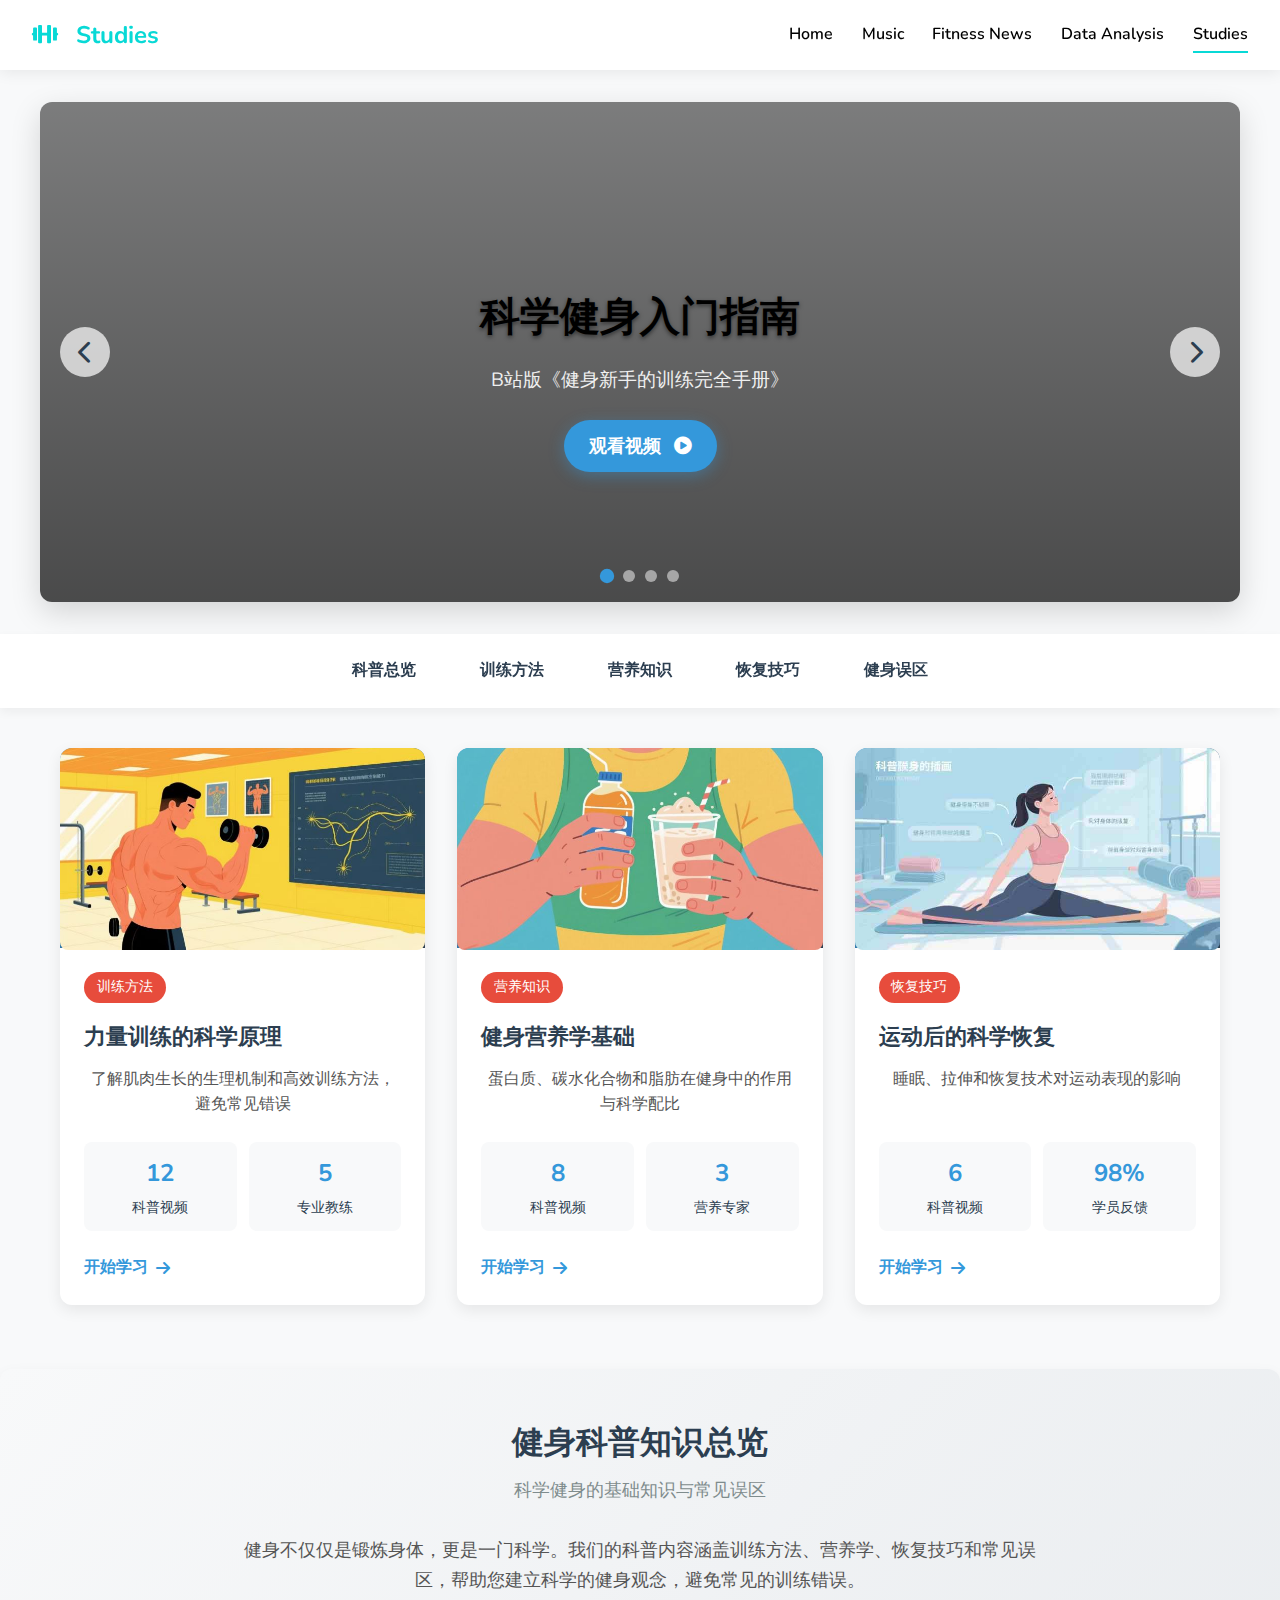
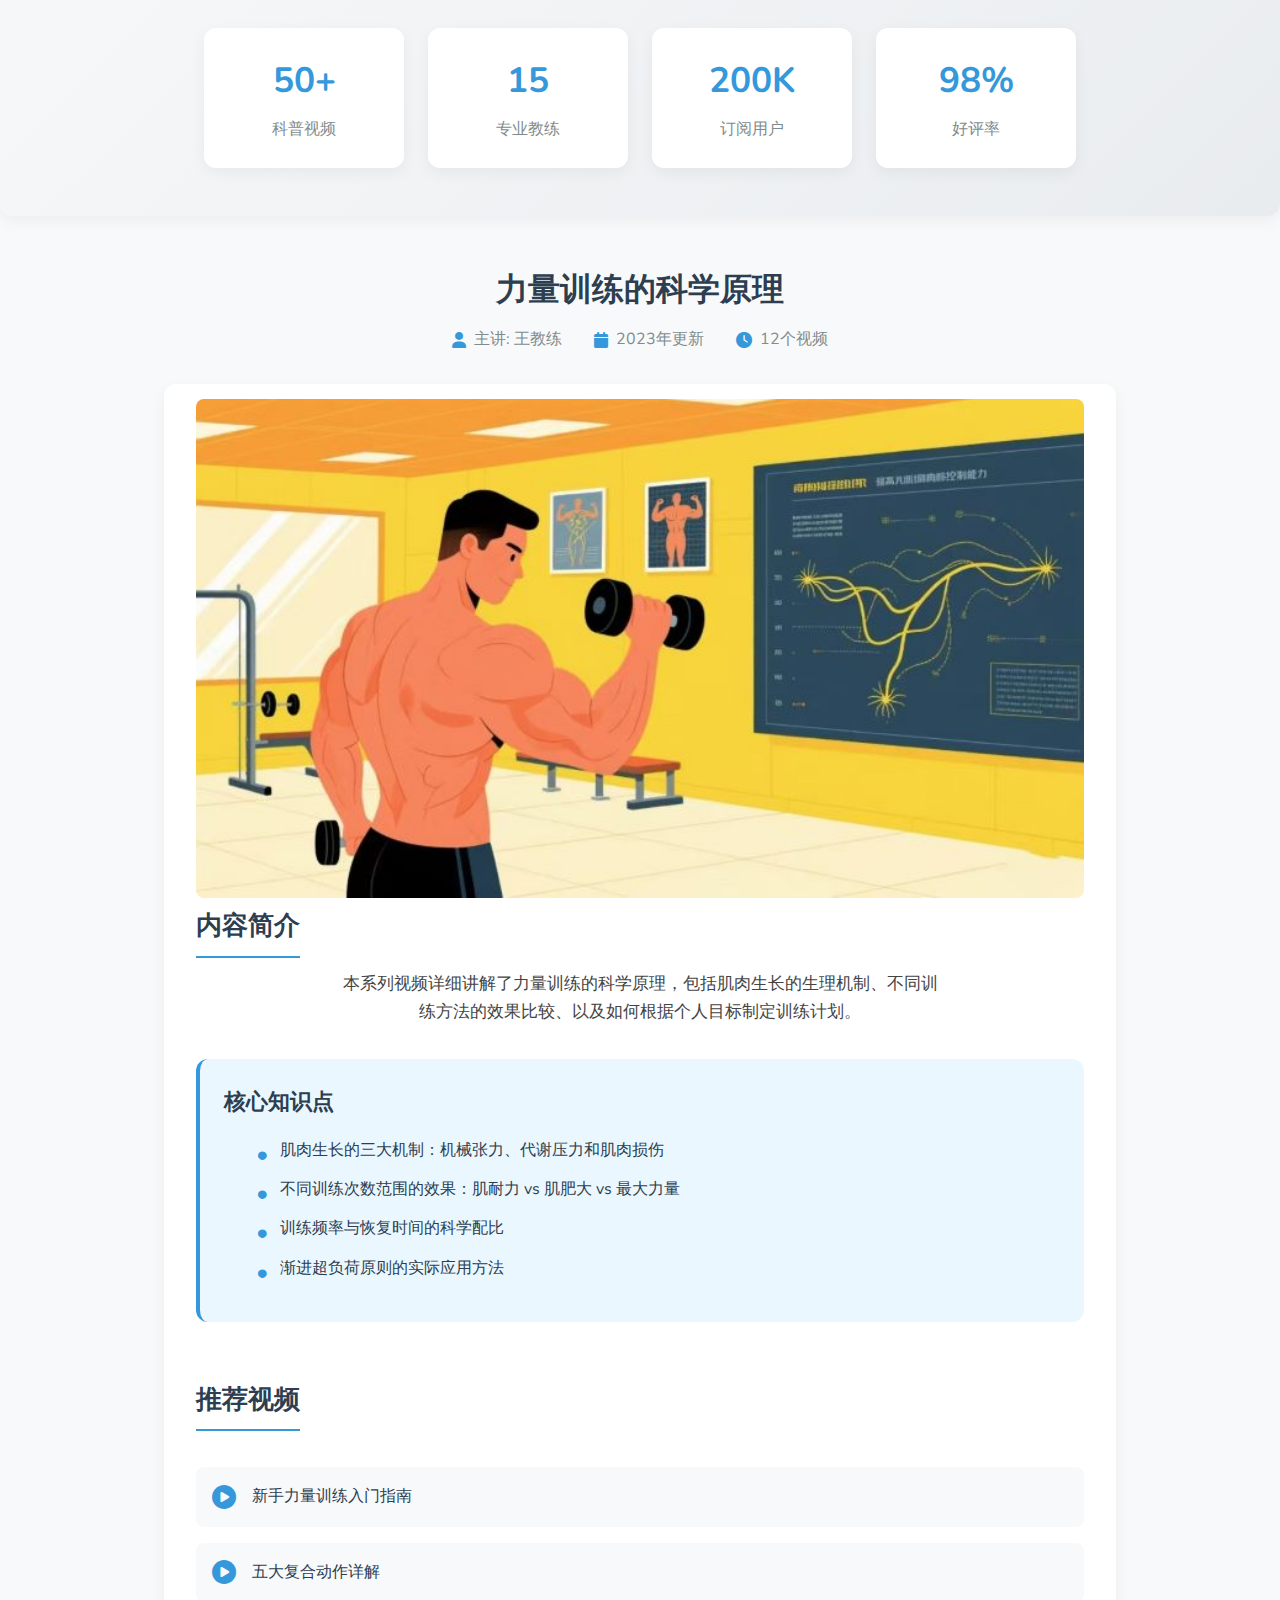
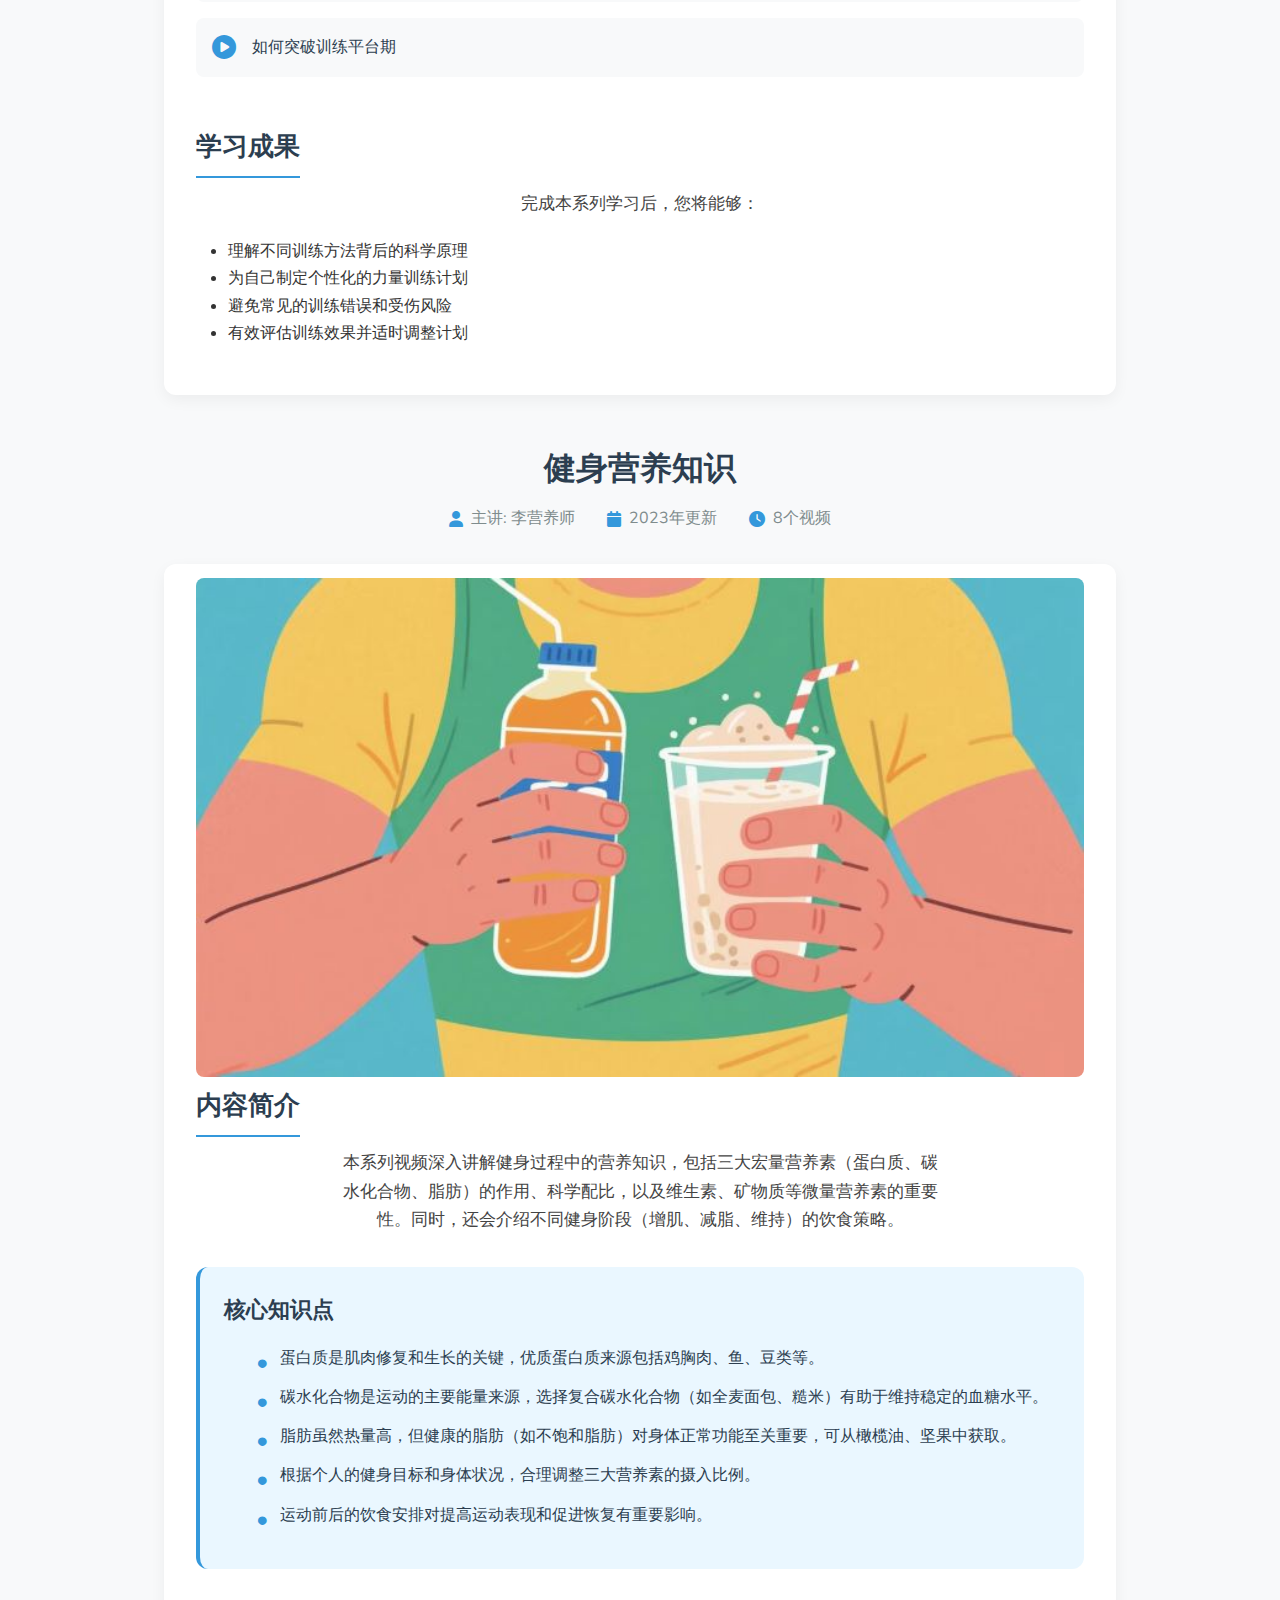
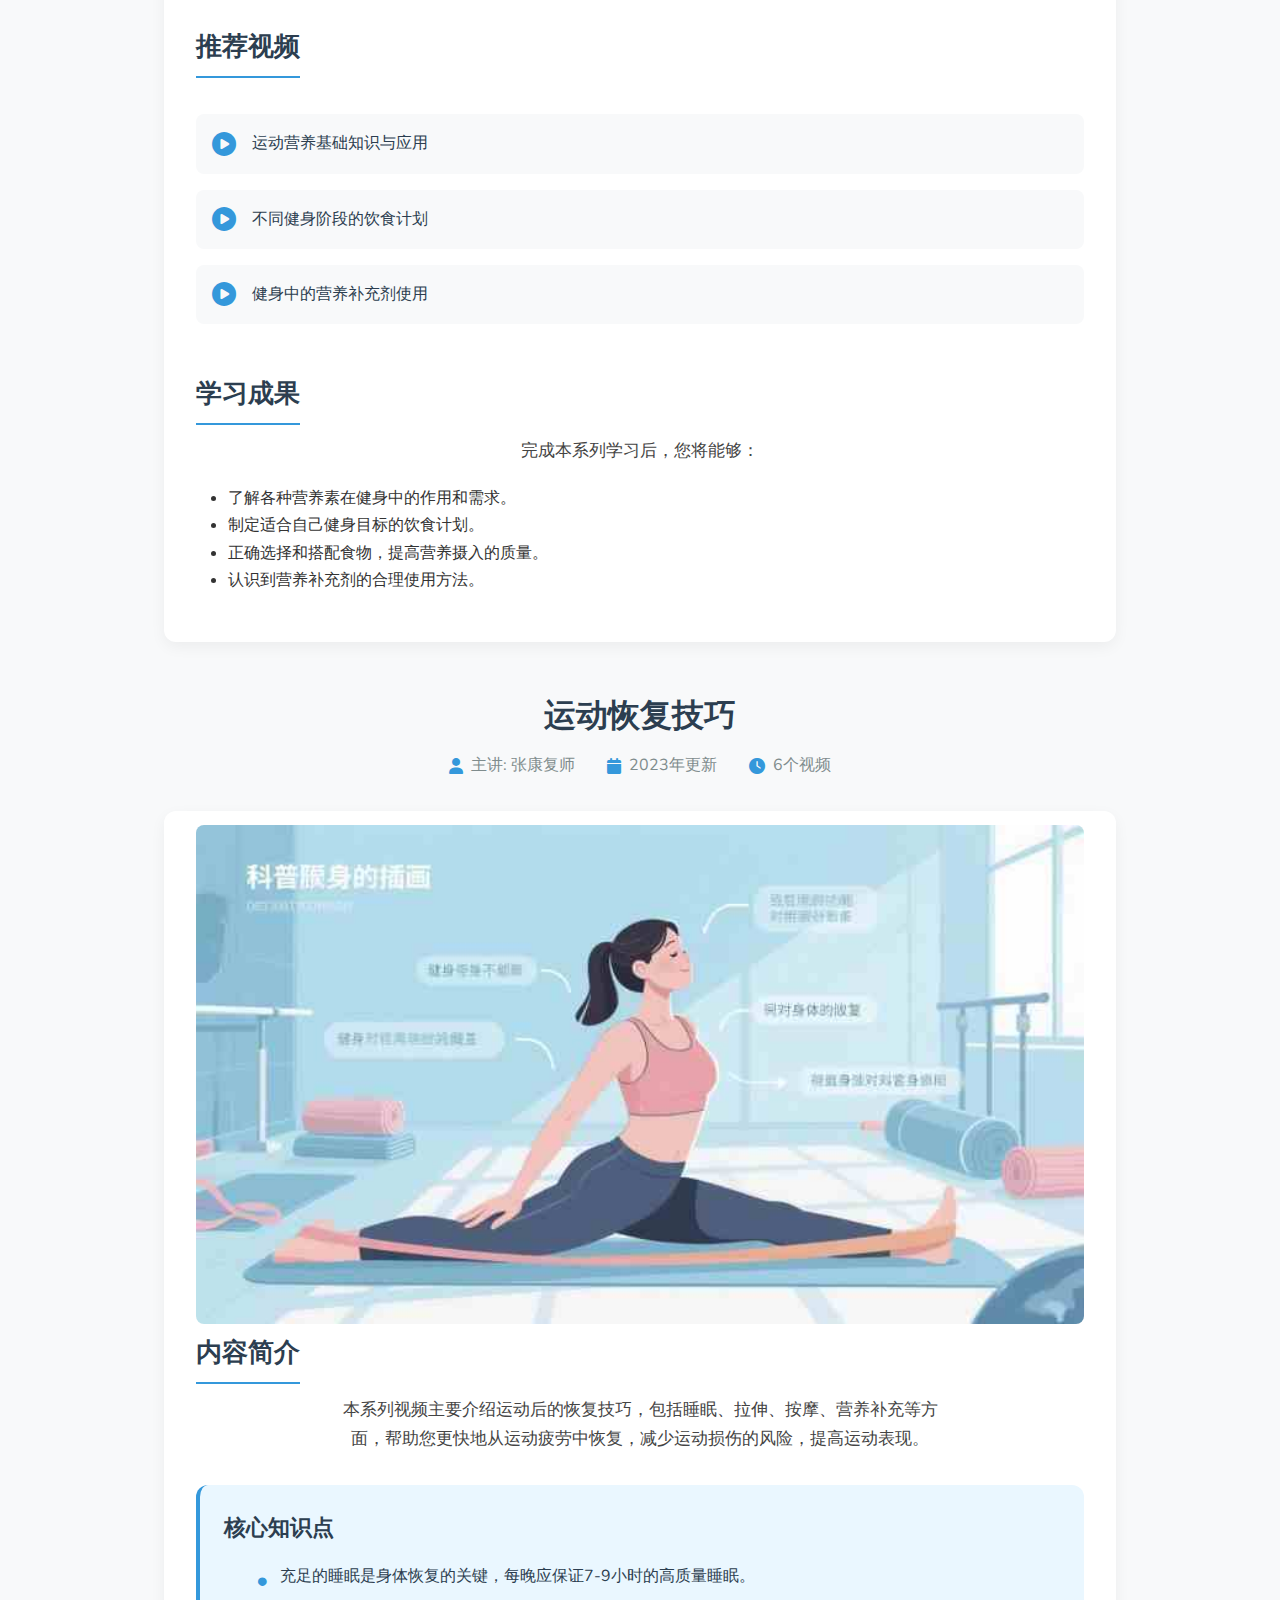
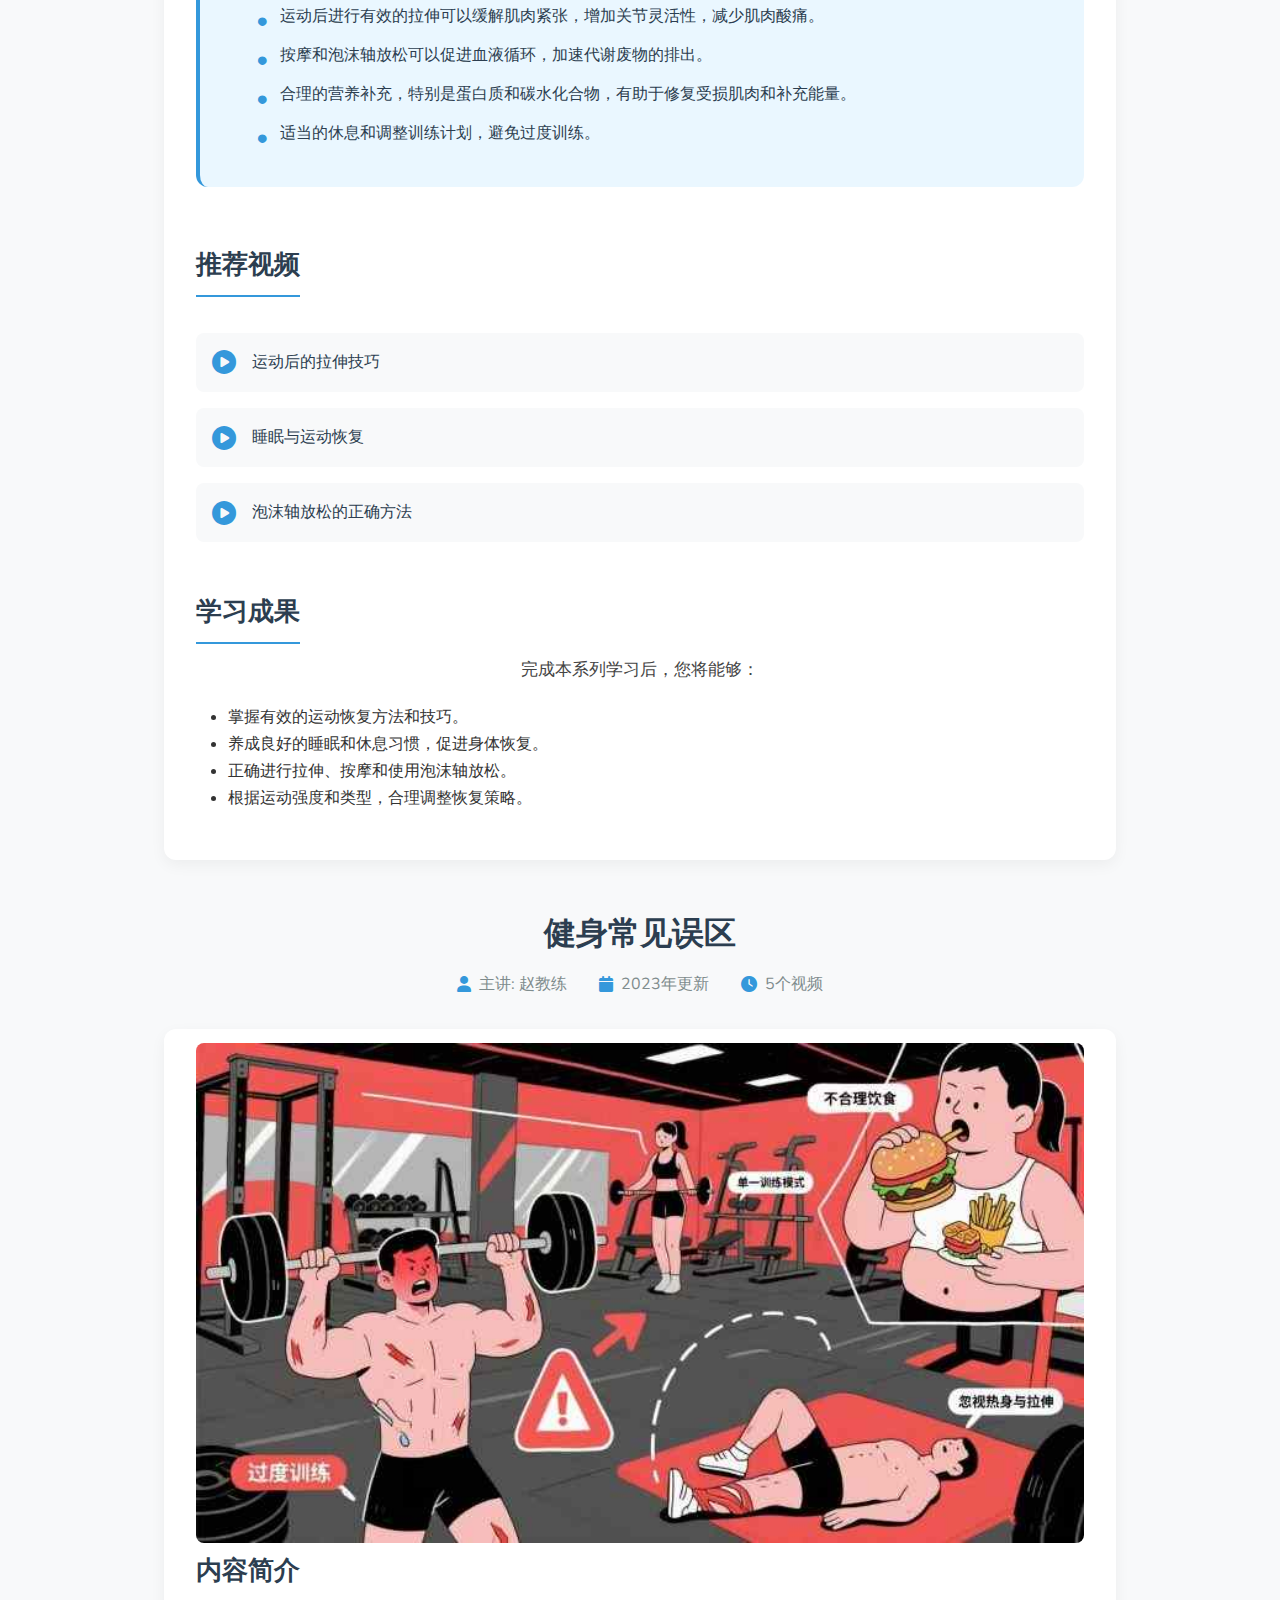
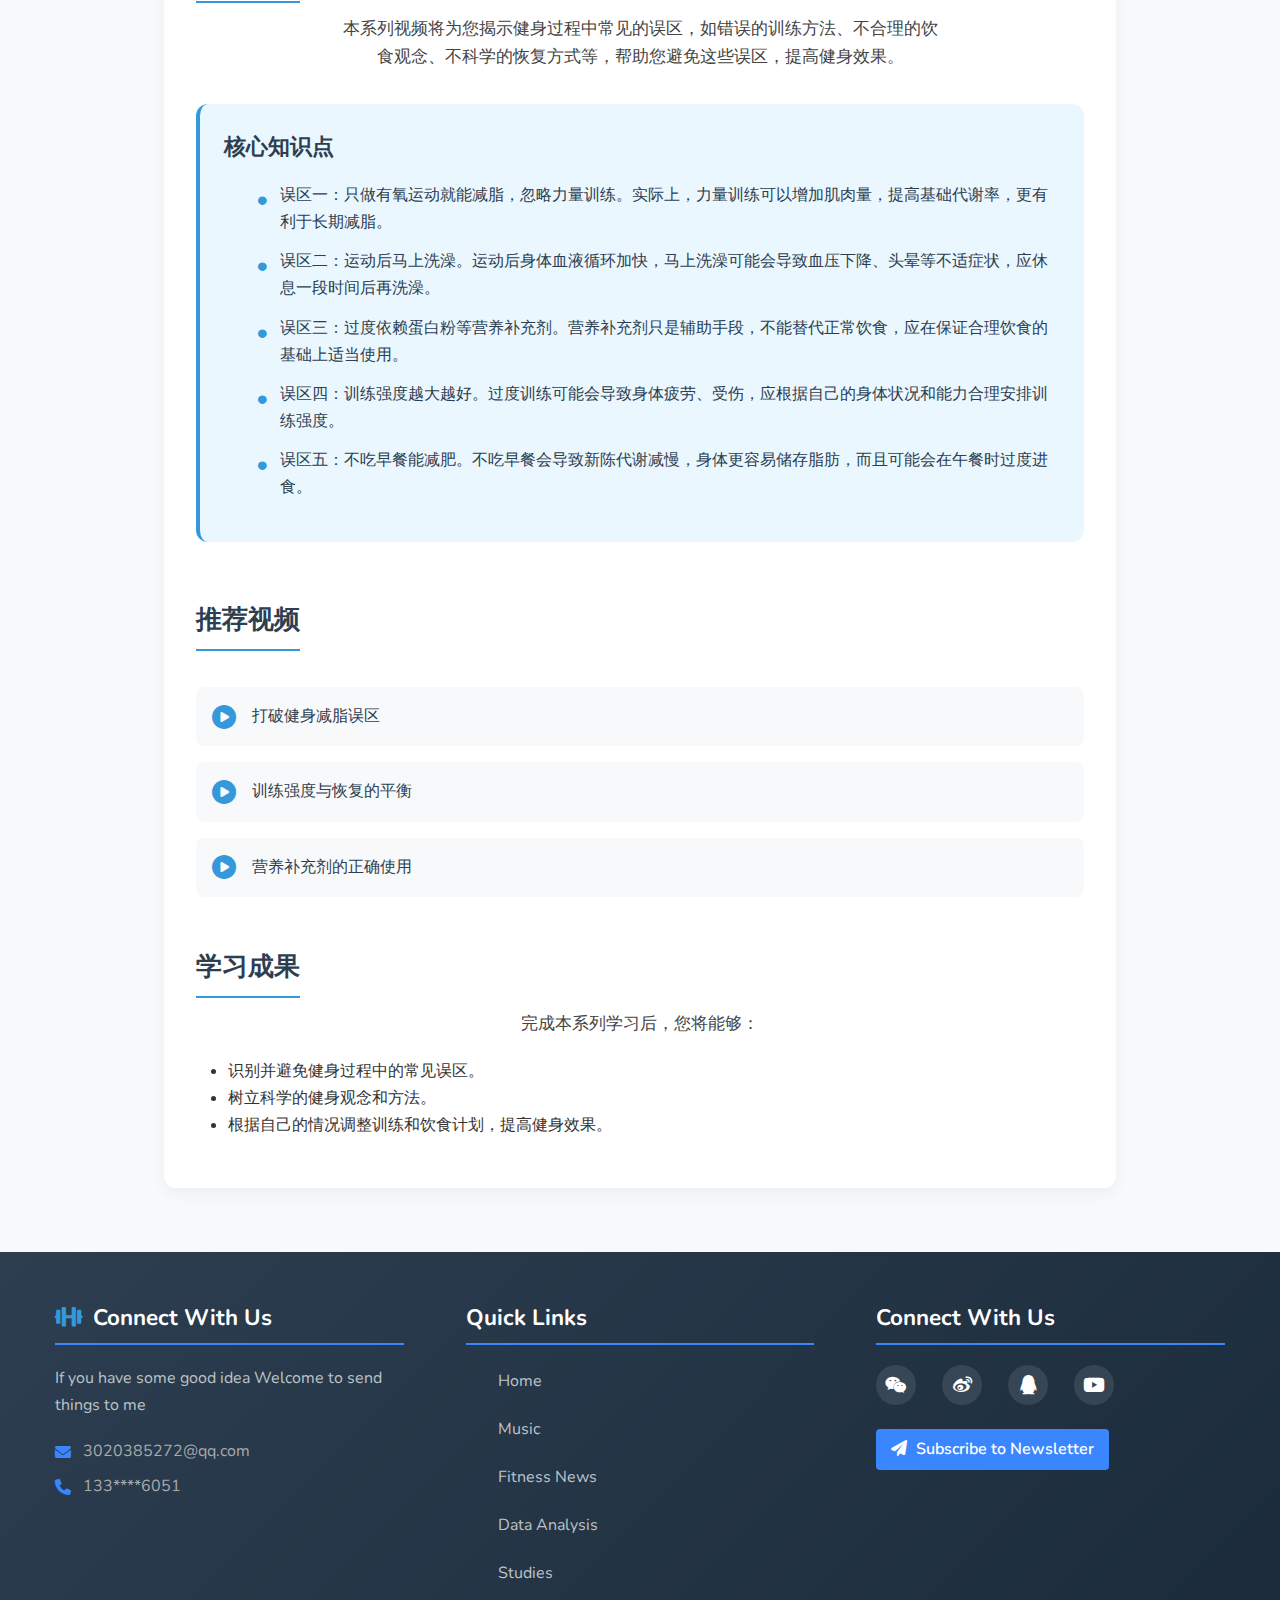
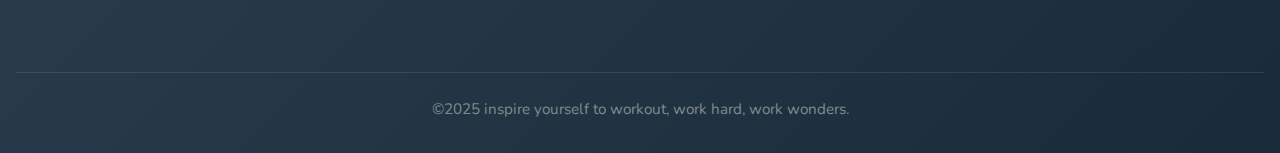
<file: study.html>
<!DOCTYPE html>
<html lang="en">
<head>
    <meta charset="UTF-8">
    <meta name="viewport" content="width=device-width, initial-scale=1.0">
    <title>Fitness</title>
    <link rel="stylesheet" href="css/style.css">
    <link rel="stylesheet" href="css/case-study.css">
    <link rel="stylesheet" href="https://cdnjs.cloudflare.com/ajax/libs/font-awesome/6.0.0-beta3/css/all.min.css">
    <link href="https://fonts.googleapis.com/css2?family=Nunito:wght@400;600;700&display=swap" rel="stylesheet">
</head>
<body>
    <header class="main-header">
        <div class="logo">
            <h1><i class="fas fa-dumbbell"></i>Studies</h1>
        </div>
        <nav>
            <ul>
                <li><a href="index.html">Home</a></li>
                <li><a href="music.html">Music</a></li>
                <li><a href="contact.html">Fitness News</a></li>
                <li><a href="data.html">Data Analysis</a></li>
                <li><a href="study.html" class="active">Studies</a></li>
            </ul>
        </nav>
        <div class="menu-toggle">
            <i class="fas fa-bars"></i>
        </div>
    </header>

    <main>
        <!-- 轮播图部分 -->
        <div class="carousel">
            <div class="carousel-inner">
                <!-- 轮播图项目1 -->
                <div class="carousel-item active">
                    
                    <div class="carousel-caption">
                        <h3>科学健身入门指南</h3>
                        <p>B站版《健身新手的训练完全手册》</p>
                        <a href="https://www.bilibili.com/video/BV1Hk4y187jF/?spm_id_from=333.337.search-card.all.click&vd_source=2e67b358d275223eab2d32ef68233959" target="_blank" class="video-link">观看视频 <i class="fas fa-play-circle"></i></a>
                    </div>
                </div>
                
                <!-- 轮播图项目2 -->
                <div class="carousel-item">
                    
                    <div class="carousel-caption">
                        <h3>健身营养学基础</h3>
                        <p>运动营养基础知识与应用——伊木清</p>
                        <a href="https://www.bilibili.com/video/BV1gV4y1F79Y/?spm_id_from=333.337.search-card.all.click&vd_source=2e67b358d275223eab2d32ef68233959" target="_blank" class="video-link">观看视频 <i class="fas fa-play-circle"></i></a>
                    </div>
                </div>
                
                <!-- 轮播图项目3 -->
                <div class="carousel-item">
                    
                    <div class="carousel-caption">
                        <h3>家庭健身计划</h3>
                        <p>@FitMen六六居家&nbsp;健身达人分享无需器械的全身训练方案</p>
                        <a href="https://www.bilibili.com/video/BV1Gy4y1n7Pv/?spm_id_from=333.337.search-card.all.click&vd_source=2e67b358d275223eab2d32ef68233959" target="_blank" class="video-link">观看视频 <i class="fas fa-play-circle"></i></a>
                    </div>
                </div>
                
                <!-- 轮播图项目4 -->
                <div class="carousel-item">
                    
                    <div class="carousel-caption">
                        <h3>瑜伽与身心健康</h3>
                        <p>@WithEric&nbsp;静心生活分享减压瑜伽动作</p>
                        <a href="https://www.bilibili.com/video/BV16W4y1E77t/?spm_id_from=333.337.search-card.all.click&vd_source=2e67b358d275223eab2d32ef68233959" target="_blank" class="video-link">观看视频 <i class="fas fa-play-circle"></i></a>
                    </div>
                </div>
            </div>
            
            <!-- 轮播图控制按钮 -->
            <div class="carousel-controls">
                <button class="carousel-btn prev-btn">
                    <i class="fas fa-chevron-left"></i>
                </button>
                <button class="carousel-btn next-btn">
                    <i class="fas fa-chevron-right"></i>
                </button>
            </div>
            
            <!-- 轮播图指示器 -->
            <div class="carousel-indicators">
                <span class="indicator active"></span>
                <span class="indicator"></span>
                <span class="indicator"></span>
                <span class="indicator"></span>
            </div>
        </div>

        <nav class="case-study-nav">
            <ul>
                <li><a href="#overview" class="active">科普总览</a></li>
                <li><a href="#training">训练方法</a></li>
                <li><a href="#nutrition">营养知识</a></li>
                <li><a href="#recovery">恢复技巧</a></li>
                <li><a href="#myths">健身误区</a></li>
            </ul>
        </nav>

        <section class="container">
            <div class="case-study-grid">
                <div class="case-card">
                    <div class="case-card-image">
                        <img src="images\16_9 力量训练原理.jpg" alt="力量训练" style="width:100%;height:auto;border-radius:8px;">
                    </div>
                    <div class="case-card-content">
                        <span class="case-card-tag">训练方法</span>
                        <h3>力量训练的科学原理</h3>
                        <p>了解肌肉生长的生理机制和高效训练方法，避免常见错误</p>
                        <div class="case-card-stats">
                            <div class="stat-item">
                                <h4>12</h4>
                                <p>科普视频</p>
                            </div>
                            <div class="stat-item">
                                <h4>5</h4>
                                <p>专业教练</p>
                            </div>
                        </div>
                        <a href="#training" class="case-card-link">开始学习<i class="fas fa-arrow-right"></i></a>
                    </div>
                </div>

                <div class="case-card">
                    <div class="case-card-image">
                    <img src="images\16_9 健身营养学基础.jpg" alt="力量训练" style="width:100%;height:auto;border-radius:8px;">

                    </div>
                    <div class="case-card-content">
                        <span class="case-card-tag">营养知识</span>
                        <h3>健身营养学基础</h3>
                        <p>蛋白质、碳水化合物和脂肪在健身中的作用与科学配比</p>
                        <div class="case-card-stats">
                            <div class="stat-item">
                                <h4>8</h4>
                                <p>科普视频</p>
                            </div>
                            <div class="stat-item">
                                <h4>3</h4>
                                <p>营养专家</p>
                            </div>
                        </div>
                        <a href="#nutrition" class="case-card-link">开始学习<i class="fas fa-arrow-right"></i></a>
                    </div>
                </div>

                <div class="case-card">
                    <div class="case-card-image">
                      <img src="images\16_9  运动后的科学恢复.jpg" alt="力量训练" style="width:100%;height:auto;border-radius:8px;">
                      
                    </div>
                    <div class="case-card-content">
                        <span class="case-card-tag">恢复技巧</span>
                        <h3>运动后的科学恢复</h3>
                        <p>睡眠、拉伸和恢复技术对运动表现的影响</p>
                        <div class="case-card-stats">
                            <div class="stat-item">
                                <h4>6</h4>
                                <p>科普视频</p>
                            </div>
                            <div class="stat-item">
                                <h4>98%</h4>
                                <p>学员反馈</p>
                            </div>
                        </div>
                        <a href="#recovery" class="case-card-link">开始学习<i class="fas fa-arrow-right"></i></a>
                    </div>
                </div>
            </div>
        </section>

        <section id="overview" class="case-study-overview">
            <div class="overview-header">
                <h2>健身科普知识总览</h2>
                <p>科学健身的基础知识与常见误区</p>
            </div>
            <div class="overview-content">
                <p>健身不仅仅是锻炼身体，更是一门科学。我们的科普内容涵盖训练方法、营养学、恢复技巧和常见误区，帮助您建立科学的健身观念，避免常见的训练错误。</p>
                <div class="overview-stats">
                    <div class="stat-box">
                        <h3>50+</h3>
                        <p>科普视频</p>
                    </div>
                    <div class="stat-box">
                        <h3>15</h3>
                        <p>专业教练</p>
                    </div>
                    <div class="stat-box">
                        <h3>200K</h3>
                        <p>订阅用户</p>
                    </div>
                    <div class="stat-box">
                        <h3>98%</h3>
                        <p>好评率</p>
                    </div>
                </div>
            </div>
        </section>

        <section id="training" class="case-study-detail">
            <div class="case-study-header">
                <h2>力量训练的科学原理</h2>
                <div class="case-study-meta">
                    <span><i class="fas fa-user"></i> 主讲: 王教练</span>
                    <span><i class="fas fa-calendar"></i> 2023年更新</span>
                    <span><i class="fas fa-clock"></i> 12个视频</span>
                </div>
            </div>

            <div class="case-study-content">
                <div class="case-study-image">
                    <img src="images/16_9 力量训练原理.jpg" alt="力量训练的科学原理" style="width:100%;height:auto;border-radius:8px;">
                </div>

                <h3>内容简介</h3>
                <p>本系列视频详细讲解了力量训练的科学原理，包括肌肉生长的生理机制、不同训练方法的效果比较、以及如何根据个人目标制定训练计划。</p>

                <div class="key-findings">
                    <h4>核心知识点</h4>
                    <ul>
                        <li>肌肉生长的三大机制：机械张力、代谢压力和肌肉损伤</li>
                        <li>不同训练次数范围的效果：肌耐力 vs 肌肥大 vs 最大力量</li>
                        <li>训练频率与恢复时间的科学配比</li>
                        <li>渐进超负荷原则的实际应用方法</li>
                    </ul>
                </div>

                <h3>推荐视频</h3>
                <div class="video-recommendations">
                    <div class="video-item">
                        <a href="https://www.bilibili.com/video/BV1Hk4y187jF/?spm_id_from=333.337.search-card.all.click&vd_source=2e67b358d275223eab2d32ef68233959" target="_blank">
                            <i class="fas fa-play-circle"></i>
                            <span>新手力量训练入门指南</span>
                        </a>
                    </div>
                    <div class="video-item">
                        <a href="https://www.bilibili.com/video/BV1Hd4y1H7Lu/?spm_id_from=333.337.search-card.all.click&vd_source=2e67b358d275223eab2d32ef68233959" target="_blank">
                            <i class="fas fa-play-circle"></i>
                            <span>五大复合动作详解</span>
                        </a>
                    </div>
                    <div class="video-item">
                        <a href="https://www.bilibili.com/video/BV1DCJnzGE93/?spm_id_from=333.337.search-card.all.click" target="_blank">
                            <i class="fas fa-play-circle"></i>
                            <span>如何突破训练平台期</span>
                        </a>
                    </div>
                </div>

                <h3>学习成果</h3>
                <p>完成本系列学习后，您将能够：</p>
                <ul>
                    <li>理解不同训练方法背后的科学原理</li>
                    <li>为自己制定个性化的力量训练计划</li>
                    <li>避免常见的训练错误和受伤风险</li>
                    <li>有效评估训练效果并适时调整计划</li>
                </ul>
            </div>
        </section>

        <section id="nutrition" class="case-study-detail">
            <div class="case-study-header">
                <h2>健身营养知识</h2>
                <div class="case-study-meta">
                    <span><i class="fas fa-user"></i> 主讲: 李营养师</span>
                    <span><i class="fas fa-calendar"></i> 2023年更新</span>
                    <span><i class="fas fa-clock"></i> 8个视频</span>
                </div>
            </div>

            <div class="case-study-content">
                <div class="case-study-image">
        <img src="images/16_9 健身营养学基础.jpg" alt="健身营养知识" style="width:100%;height:auto;border-radius:8px;">
                </div>

                <h3>内容简介</h3>
                <p>本系列视频深入讲解健身过程中的营养知识，包括三大宏量营养素（蛋白质、碳水化合物、脂肪）的作用、科学配比，以及维生素、矿物质等微量营养素的重要性。同时，还会介绍不同健身阶段（增肌、减脂、维持）的饮食策略。</p>

                <div class="key-findings">
                    <h4>核心知识点</h4>
                    <ul>
                        <li>蛋白质是肌肉修复和生长的关键，优质蛋白质来源包括鸡胸肉、鱼、豆类等。</li>
                        <li>碳水化合物是运动的主要能量来源，选择复合碳水化合物（如全麦面包、糙米）有助于维持稳定的血糖水平。</li>
                        <li>脂肪虽然热量高，但健康的脂肪（如不饱和脂肪）对身体正常功能至关重要，可从橄榄油、坚果中获取。</li>
                        <li>根据个人的健身目标和身体状况，合理调整三大营养素的摄入比例。</li>
                        <li>运动前后的饮食安排对提高运动表现和促进恢复有重要影响。</li>
                    </ul>
                </div>

                <h3>推荐视频</h3>
                <div class="video-recommendations">
                    <div class="video-item">
                        <a href="https://www.bilibili.com/video/BV1gV4y1F79Y/?spm_id_from=333.337.search-card.all.click&vd_source=2e67b358d275223eab2d32ef68233959" target="_blank">
                            <i class="fas fa-play-circle"></i>
                            <span>运动营养基础知识与应用</span>
                        </a>
                    </div>
                    <div class="video-item">
                        <a href="https://www.bilibili.com/video/BV1yX4y1q7LP/?spm_id_from=333.337.search-card.all.click" target="_blank">
                            <i class="fas fa-play-circle"></i>
                            <span>不同健身阶段的饮食计划</span>
                        </a>
                    </div>
                    <div class="video-item">
                        <a href="https://www.bilibili.com/video/BV1yf421v7wM/?spm_id_from=333.337.search-card.all.click" target="_blank">
                            <i class="fas fa-play-circle"></i>
                            <span>健身中的营养补充剂使用</span>
                        </a>
                    </div>
                </div>

                <h3>学习成果</h3>
                <p>完成本系列学习后，您将能够：</p>
                <ul>
                    <li>了解各种营养素在健身中的作用和需求。</li>
                    <li>制定适合自己健身目标的饮食计划。</li>
                    <li>正确选择和搭配食物，提高营养摄入的质量。</li>
                    <li>认识到营养补充剂的合理使用方法。</li>
                </ul>
            </div>
        </section>

        <section id="recovery" class="case-study-detail">
            <div class="case-study-header">
                <h2>运动恢复技巧</h2>
                <div class="case-study-meta">
                    <span><i class="fas fa-user"></i> 主讲: 张康复师</span>
                    <span><i class="fas fa-calendar"></i> 2023年更新</span>
                    <span><i class="fas fa-clock"></i> 6个视频</span>
                </div>
            </div>

            <div class="case-study-content">
                <div class="case-study-image">
                    <img src="images/16_9  运动后的科学恢复.jpg" alt="运动恢复技巧" style="width:100%;height:auto;border-radius:8px;">
                </div>

                <h3>内容简介</h3>
                <p>本系列视频主要介绍运动后的恢复技巧，包括睡眠、拉伸、按摩、营养补充等方面，帮助您更快地从运动疲劳中恢复，减少运动损伤的风险，提高运动表现。</p>

                <div class="key-findings">
                    <h4>核心知识点</h4>
                    <ul>
                        <li>充足的睡眠是身体恢复的关键，每晚应保证7-9小时的高质量睡眠。</li>
                        <li>运动后进行有效的拉伸可以缓解肌肉紧张，增加关节灵活性，减少肌肉酸痛。</li>
                        <li>按摩和泡沫轴放松可以促进血液循环，加速代谢废物的排出。</li>
                        <li>合理的营养补充，特别是蛋白质和碳水化合物，有助于修复受损肌肉和补充能量。</li>
                        <li>适当的休息和调整训练计划，避免过度训练。</li>
                    </ul>
                </div>

                <h3>推荐视频</h3>
                <div class="video-recommendations">
                    <div class="video-item">
                        <a href="https://www.bilibili.com/video/BV1Yf4y1z76H/?spm_id_from=333.337.search-card.all.click" target="_blank">
                            <i class="fas fa-play-circle"></i>
                            <span>运动后的拉伸技巧</span>
                        </a>
                    </div>
                    <div class="video-item">
                        <a href="https://www.bilibili.com/video/BV1nm4y1t7t5/?spm_id_from=333.337.search-card.all.click" target="_blank">
                            <i class="fas fa-play-circle"></i>
                            <span>睡眠与运动恢复</span>
                        </a>
                    </div>
                    <div class="video-item">
                        <a href="https://www.bilibili.com/video/BV1H34y1Q7TA/?spm_id_from=333.337.search-card.all.click" target="_blank">
                            <i class="fas fa-play-circle"></i>
                            <span>泡沫轴放松的正确方法</span>
                        </a>
                    </div>
                </div>

                <h3>学习成果</h3>
                <p>完成本系列学习后，您将能够：</p>
                <ul>
                    <li>掌握有效的运动恢复方法和技巧。</li>
                    <li>养成良好的睡眠和休息习惯，促进身体恢复。</li>
                    <li>正确进行拉伸、按摩和使用泡沫轴放松。</li>
                    <li>根据运动强度和类型，合理调整恢复策略。</li>
                </ul>
            </div>
        </section>

        <section id="myths" class="case-study-detail">
            <div class="case-study-header">
                <h2>健身常见误区</h2>
                <div class="case-study-meta">
                    <span><i class="fas fa-user"></i> 主讲: 赵教练</span>
                    <span><i class="fas fa-calendar"></i> 2023年更新</span>
                    <span><i class="fas fa-clock"></i> 5个视频</span>
                </div>
            </div>

            <div class="case-study-content">
                <div class="case-study-image">
                    <img src="images/16_9 健身常见误区.jpg" alt="健身常见误区" style="width:100%;height:auto;border-radius:8px;">
                </div>

                <h3>内容简介</h3>
                <p>本系列视频将为您揭示健身过程中常见的误区，如错误的训练方法、不合理的饮食观念、不科学的恢复方式等，帮助您避免这些误区，提高健身效果。</p>

                <div class="key-findings">
                    <h4>核心知识点</h4>
                    <ul>
                        <li>误区一：只做有氧运动就能减脂，忽略力量训练。实际上，力量训练可以增加肌肉量，提高基础代谢率，更有利于长期减脂。</li>
                        <li>误区二：运动后马上洗澡。运动后身体血液循环加快，马上洗澡可能会导致血压下降、头晕等不适症状，应休息一段时间后再洗澡。</li>
                        <li>误区三：过度依赖蛋白粉等营养补充剂。营养补充剂只是辅助手段，不能替代正常饮食，应在保证合理饮食的基础上适当使用。</li>
                        <li>误区四：训练强度越大越好。过度训练可能会导致身体疲劳、受伤，应根据自己的身体状况和能力合理安排训练强度。</li>
                        <li>误区五：不吃早餐能减肥。不吃早餐会导致新陈代谢减慢，身体更容易储存脂肪，而且可能会在午餐时过度进食。</li>
                    </ul>
                </div>

                <h3>推荐视频</h3>
                <div class="video-recommendations">
                    <div class="video-item">
                        <a href="https://www.bilibili.com/video/BV1bw4m1m7vB/?spm_id_from=333.337.search-card.all.click" target="_blank">
                            <i class="fas fa-play-circle"></i>
                            <span>打破健身减脂误区</span>
                        </a>
                    </div>
                    <div class="video-item">
                        <a href="https://www.bilibili.com/video/BV1Tmf2YeETQ/?spm_id_from=333.337.search-card.all.click" target="_blank">
                            <i class="fas fa-play-circle"></i>
                            <span>训练强度与恢复的平衡</span>
                        </a>
                    </div>
                    <div class="video-item">
                        <a href="https://www.bilibili.com/video/BV1JE411j7Ua/?spm_id_from=333.337.search-card.all.click" target="_blank">
                            <i class="fas fa-play-circle"></i>
                            <span>营养补充剂的正确使用</span>
                        </a>
                    </div>
                </div>

                <h3>学习成果</h3>
                <p>完成本系列学习后，您将能够：</p>
                <ul>
                    <li>识别并避免健身过程中的常见误区。</li>
                    <li>树立科学的健身观念和方法。</li>
                    <li>根据自己的情况调整训练和饮食计划，提高健身效果。</li>
                </ul>
            </div>
        </section>
    </main>

<footer class="enhanced-footer">
        <div class="footer-content">
            <div class="footer-section about">
                <h3><i class="fas fa-dumbbell"></i>Connect With Us</h3>
                <p>If you have some good idea Welcome to send things to me</p>
                <div class="contact">
                    <p><i class="fas fa-envelope"></i> 3020385272@qq.com</p>
                    <p><i class="fas fa-phone"></i>133****6051</p>
                </div>
            </div>
            
            <div class="footer-section links">
                <h3>Quick Links</h3>
                <ul>
                    <li><a href="index.html">Home</a></li>
                    <li><a href="music.html">Music</a></li>
                    <li><a href="contact.html">Fitness News</a></li>
                    <li><a href="data.html">Data Analysis</a></li>
                    <li><a href="study.html">Studies</a></li>
                </ul>
            </div>
            
            <div class="footer-section social">
                <h3>Connect With Us</h3>
                <div class="social-icons">
                        <a href="weixin://dl/chat" class="social-icon"><i class="fab fa-weixin"></i></a>
                        <a href="https://weibo.com/u/8005170072" target="_blank" class="social-icon"><i class="fab fa-weibo"></i></a>
                        <a href="#" class="social-icon"><i class="fab fa-qq"></i></a>
                        <a href="#" class="social-icon"><i class="fab fa-youtube"></i></a>
                    </div>
                <p class="subscription">
                    <a href="contact.html#subscribe" class="subscribe-link">
                        <i class="fas fa-paper-plane"></i> Subscribe to Newsletter
                    </a>
                </p>
            </div>
        </div>
        <div class="footer-bottom">
            <p>&copy;2025 inspire yourself to workout, work hard, work wonders.</p>
        </div>
    </footer>

 <script>
        document.addEventListener('DOMContentLoaded', function () {
            // 轮播图JavaScript功能
            const carouselInner = document.querySelector('.carousel-inner');
            const carouselItems = document.querySelectorAll('.carousel-item');
            const indicators = document.querySelectorAll('.indicator');
            const prevBtn = document.querySelector('.prev-btn');
            const nextBtn = document.querySelector('.next-btn');

            let currentIndex = 0;
            const itemCount = carouselItems.length;

            // 更新轮播图状态
            function updateCarousel() {
                carouselInner.style.transform = `translateX(-${currentIndex * 100}%)`;

                // 更新指示器状态
                indicators.forEach((indicator, index) => {
                    indicator.classList.toggle('active', index === currentIndex);
                });

                // 更新项目状态
                carouselItems.forEach((item, index) => {
                    item.classList.toggle('active', index === currentIndex);
                });
            }

            // 下一张
            function nextSlide() {
                currentIndex = (currentIndex + 1) % itemCount;
                updateCarousel();
            }

            // 上一张
            function prevSlide() {
                currentIndex = (currentIndex - 1 + itemCount) % itemCount;
                updateCarousel();
            }

            // 绑定事件
            nextBtn.addEventListener('click', nextSlide);
            prevBtn.addEventListener('click', prevSlide);

            // 指示器点击事件
            indicators.forEach((indicator, index) => {
                indicator.addEventListener('click', () => {
                    currentIndex = index;
                    updateCarousel();
                });
            });

            // 自动轮播
            setInterval(nextSlide, 5000);

            // 实现导航标签的active状态切换
            const navLinks = document.querySelectorAll('.case-study-nav a');
            const sections = [];

            navLinks.forEach(link => {
                const sectionId = link.getAttribute('href').substring(1);
                const section = document.getElementById(sectionId);
                if (section) {
                    sections.push(section);
                }
            });

            function setActiveLink() {
                let currentSection = null;
                sections.forEach(section => {
                    const rect = section.getBoundingClientRect();
                    if (rect.top <= window.innerHeight / 2 && rect.bottom >= window.innerHeight / 2) {
                        currentSection = section;
                    }
                });

                navLinks.forEach(link => {
                    link.classList.remove('active');
                });

                if (currentSection) {
                    const activeLink = document.querySelector(`.case-study-nav a[href="#${currentSection.id}"]`);
                    if (activeLink) {
                        activeLink.classList.add('active');
                    }
                }
            }

            // 监听滚动事件
            window.addEventListener('scroll', setActiveLink);

            // 监听导航标签点击事件
            navLinks.forEach(link => {
                link.addEventListener('click', function (e) {
                    e.preventDefault();
                    const sectionId = this.getAttribute('href').substring(1);
                    const section = document.getElementById(sectionId);
                    if (section) {
                        window.scrollTo({
                            top: section.offsetTop,
                            behavior: 'smooth'
                        });
                        navLinks.forEach(link => {
                            link.classList.remove('active');
                        });
                        this.classList.add('active');
                    }
                });
            });

            // 初始调用一次，确保页面加载时状态正确
            setActiveLink();
        });
    </script>
</body>
</html>
</file>
<file: css/style.css>
:root {
    --primary-color: #08d9d6;
    --primary-dark: #07bebc; /* 可以根据主要颜色适当加深得到深色调 */
    --secondary-color: #e1e1e1;
    --secondary-dark: #5aadaa;
    --accent-color: #ffd452;
    --accent-dark: #ffc01f;
    --text-color: #333;
    --light-color: #f9f9f9;
    --lighter-color: #ffffff;
    --dark-color: #000000;
    --darker-color: #222;
    --border-radius: 10px;
    --box-shadow: 0 6px 15px rgba(0, 0, 0, 0.1);
    --transition: all 0.3s ease-in-out;
    --card-shadow: 0 8px 20px rgba(0, 0, 0, 0.08);
    --card-hover-shadow: 0 12px 30px rgba(0, 0, 0, 0.15);
}

* {
    margin: 0;
    padding: 0;
    box-sizing: border-box;
}

body {
    font-family: 'Nunito', 'Hiragino Sans GB', 'Microsoft YaHei', sans-serif;
    color: var(--text-color);
    line-height: 1.6;
    background-color: var(--light-color);
}

.container {
    max-width: 1200px;
    margin: 0 auto;
    padding: 0 2rem;
}

h1, h2, h3, h4 {
    font-weight: 700;
    margin-bottom: 1rem;
    color: var(--dark-color);
}

p {
    margin-bottom: 1rem;
}

a {
    color: var(--primary-color);
    text-decoration: none;
    transition: var(--transition);
}

a:hover {
    color: var(--primary-dark);
}

ul, ol {
    margin-left: 2rem;
    margin-bottom: 1rem;
}

img {
    max-width: 100%;
    height: auto;
    border-radius: var(--border-radius);
}

/* 表格样式 */
table {
    width: 100%;
    border-collapse: collapse;
    margin-bottom: 1.5rem;
    border-radius: var(--border-radius);
    overflow: hidden;
    box-shadow: var(--box-shadow);
}

th, td {
    padding: 0.75rem;
    text-align: left;
    border-bottom: 1px solid #eee;
}

th {
    background-color: var(--secondary-color);
    color: white;
    font-weight: 600;
}

tr:nth-child(even) {
    background-color: #f9f9f9;
}

tr:hover {
    background-color: #f1f1f1;
}


.btn {
    display: inline-block;
    padding: 0.8rem 1.8rem;
    border-radius: 30px;
    border: none;
    cursor: pointer;
    transition: var(--transition);
    text-align: center;
    font-weight: 700;
    font-size: 1rem;
    box-shadow: var(--box-shadow);
}

.btn-primary {
    background-color: var(--primary-color);
    color: white;
}

.btn-primary:hover {
    background-color: var(--primary-dark);
    color: white;
    transform: translateY(-3px);
    box-shadow: 0 8px 25px rgba(255, 133, 162, 0.3);
}

.btn-secondary {
    background-color: transparent;
    color: var(--primary-color);
    border: 2px solid var(--primary-color);
}

.btn-secondary:hover {
    background-color: var(--primary-color);
    color: white;
    transform: translateY(-3px);
    box-shadow: 0 8px 25px rgba(255, 133, 162, 0.2);
}

.btn-outline {
    border: 2px solid var(--primary-color);
    color: var(--primary-color);
    background: transparent;
}

.btn-outline:hover {
    background-color: var(--primary-color);
    color: white;
}


section {
    margin-bottom: 4rem;
    padding: 0 1.5rem;
}

section h2 {
    text-align: center;
    font-size: 2.5rem;
    margin-bottom: 1rem;
    color: var(--dark-color);
}

section p {
    text-align: center;
    color: #666;
    max-width: 600px;
    margin: 0 auto;
}


.main-header {
    background-color: rgba(255, 255, 255, 0.95);
    box-shadow: 0 2px 15px rgba(0, 0, 0, 0.08);
    padding: 1rem 2rem;
    display: flex;
    justify-content: space-between;
    align-items: center;
    position: fixed;
    top: 0;
    left: 0;
    width: 100%;
    z-index: 1000;
    transition: var(--transition);
}

.main-header .logo h1 {
    font-size: 1.5rem;
    margin-bottom: 0;
    color: var(--primary-color);
    display: flex;
    align-items: center;
}

.main-header .logo h1 i {
    margin-right: 0.5rem;
    font-size: 1.3rem;
}

.main-header nav ul {
    display: flex;
    list-style: none;
    margin: 0;
}

.main-header nav li {
    margin-left: 1.8rem;
}

.main-header nav a {
    position: relative;
    padding: 0.5rem 0;
    color: var(--dark-color);
    font-weight: 600;
}

.main-header nav a::after {
    content: '';
    position: absolute;
    left: 0;
    bottom: 0;
    width: 0;
    height: 2px;
    background-color: var(--primary-color);
    transition: var(--transition);
}

.main-header nav a:hover {
    color: var(--primary-color);
}

.main-header nav a:hover::after,
.main-header nav a.active::after {
    width: 100%;
}

.menu-toggle {
    display: none;
    font-size: 1.5rem;
    cursor: pointer;
    color: var(--dark-color);
}


.enhanced-footer {
    background: #222;
    color: #fff;
    padding: 40px 20px 10px;
    margin-top: 50px;
}

.footer-content {
    display: flex;
    justify-content: space-between;
    max-width: 1200px;
    margin: 0 auto;
}

.footer-section {
    flex: 1;
    min-width: 250px;
    margin-bottom: 30px;
    padding: 0 15px;
}

.footer-section h3 {
    color: #fff;
    font-size: 18px;
    margin-bottom: 15px;
    border-bottom: 2px solid #3a86ff;
    padding-bottom: 8px;
    display: inline-block;
}

.footer-section.about p {
    margin-bottom: 15px;
    line-height: 1.5;
    color: #ccc;
}

.footer-section.about .contact p {
    margin-bottom: 8px;
    color: #aaa;
}

.footer-section.about .contact i {
    margin-right: 8px;
    color: #3a86ff;
}

.footer-section.links ul {
    list-style: none;
    padding: 0;
}

.footer-section.links ul li {
    margin-bottom: 8px;
}

.footer-section.links ul li a {
    color: #aaa;
    text-decoration: none;
    transition: color 0.3s;
}

.footer-section.links ul li a:hover {
    color: #3a86ff;
    padding-left: 5px;
}

.footer-section.social .social-icons {
    margin-bottom: 15px;
}

.footer-section.social .social-icons a {
    display: inline-block;
    width: 36px;
    height: 36px;
    background: #333;
    color: #fff;
    line-height: 36px;
    text-align: center;
    border-radius: 50%;
    margin-right: 10px;
    transition: all 0.3s;
}

.footer-section.social .social-icons a:hover {
    background: #3a86ff;
    transform: translateY(-3px);
}

.footer-section.social .subscription .subscribe-link {
    display: inline-block;
    padding: 8px 15px;
    background: #3a86ff;
    color: #fff;
    border-radius: 4px;
    text-decoration: none;
    transition: background 0.3s;
}

.footer-section.social .subscription .subscribe-link:hover {
    background: #1a66ff;
}

.footer-section.social .subscription .subscribe-link i {
    margin-right: 5px;
}

.footer-bottom {
    text-align: center;
    padding-top: 20px;
    border-top: 1px solid #444;
    margin-top: 20px;
}

.footer-bottom p {
    color: #888;
    font-size: 14px;
}
</file>
<file: css/home.css>
.home-page {
    background-color: var(--lighter-color);
}

.hero {
    position: relative;
    display: flex;
    align-items: center;
    justify-content: center;
    min-height: 80vh;
    background: linear-gradient(135deg, #ffffff 0%, #f6f9fc 100%);
    overflow: hidden;
    padding: 0 2rem;
    margin-top: 70px;
}

.hero-content {
    max-width: 650px;
    text-align: center;
    z-index: 10;
    position: relative;
}

.hero-content h2 {
    font-size: 3rem;
    color: var(--darker-color);
    margin-bottom: 1rem;
    line-height: 1.2;
}

.hero-content .highlight {
    color: var(--primary-color);
    position: relative;
}

.hero-content .highlight:after {
    content: '';
    position: absolute;
    width: 100%;
    height: 8px;
    bottom: 5px;
    left: 0;
    background-color: rgba(255, 133, 162, 0.3);
    z-index: -1;
}

.hero-content p {
    font-size: 1.2rem;
    color: var(--dark-color);
    margin-bottom: 2rem;
    opacity: 0.8;
}

.hero-buttons {
    display: flex;
    gap: 1rem;
    justify-content: center;
}

.hero-image {
    position: absolute;
    width: 100%;
    height: 100%;
    top: 0;
    left: 0;
    z-index: 1;
}

.image-overlay {
    position: absolute;
    top: 0;
    left: 0;
    right: 0;
    bottom: 0;
    background: radial-gradient(circle at 50% 50%, rgba(255, 255, 255, 0) 0%, rgba(255, 255, 255, 0.8) 70%);
    z-index: 2;
}

.shape-1, .shape-2, .shape-3 {
    position: absolute;
    border-radius: 50%;
    opacity: 0.7;
}

.shape-1 {
    width: 300px;
    height: 300px;
    background-color: rgba(255, 133, 162, 0.15);
    top: -50px;
    right: -50px;
    animation: float 8s ease-in-out infinite;
}

.shape-2 {
    width: 200px;
    height: 200px;
    background-color: rgba(122, 199, 196, 0.15);
    bottom: -70px;
    left: 10%;
    animation: float 6s ease-in-out infinite;
}

.shape-3 {
    width: 250px;
    height: 250px;
    background-color: rgba(255, 212, 82, 0.15);
    bottom: 30%;
    right: 10%;
    animation: float 10s ease-in-out infinite;
}

@keyframes float {
    0%, 100% {
        transform: translateY(0);
    }
    50% {
        transform: translateY(-20px);
    }

}


.animate-text {
    opacity: 0;
    transform: translateY(20px);
    animation: fadeInUp 0.8s forwards;
}

.delay-1 {
    animation-delay: 0.3s;
}

.delay-2 {
    animation-delay: 0.6s;
}

@keyframes fadeInUp {
    to {
        opacity: 1;
        transform: translateY(0);
    }
}


.findings-grid {
    display: grid;
    grid-template-columns: repeat(4, 1fr);
    gap: 2rem;
    max-width: 1200px;
    margin: 0 auto;
}

.finding-card {
    background-color: white;
    padding: 2rem;
    border-radius: var(--border-radius);
    box-shadow: var(--card-shadow);
    transition: var(--transition);
    text-align: center;
}

.finding-card:hover {
    transform: translateY(-5px);
    box-shadow: var(--card-hover-shadow);
}

.finding-icon {
    width: 80px;
    height: 80px;
    border-radius: 50%;
    display: flex;
    align-items: center;
    justify-content: center;
    margin: 0 auto 1.5rem;
    background-color: rgba(255, 133, 162, 0.1);
}

.finding-card:nth-child(2) .finding-icon {
    background-color: rgba(122, 199, 196, 0.1);
}

.finding-card:nth-child(3) .finding-icon {
    background-color: rgba(255, 212, 82, 0.1);
}

.finding-card:nth-child(4) .finding-icon {
    background-color: rgba(122, 199, 196, 0.1);
}

.finding-icon i {
    font-size: 2rem;
    color: var(--primary-color);
}

.finding-card:nth-child(2) .finding-icon i {
    color: var(--secondary-color);
}

.finding-card:nth-child(3) .finding-icon i {
    color: var(--accent-color);
}

.finding-card:nth-child(4) .finding-icon i {
    color: var(--secondary-color);
}

.finding-card h3 {
    font-size: 1.4rem;
    margin-bottom: 1rem;
    color: var(--dark-color);
}

.finding-card p {
    font-size: 0.95rem;
    color: var(--dark-color);
    opacity: 0.8;
}


.areas-grid {
    display: grid;
    grid-template-columns: repeat(3, 1fr);
    gap: 2rem;
    margin: 0 auto;
    max-width: 1200px;
}

.area-card {
    background-color: white;
    border-radius: var(--border-radius);
    overflow: hidden;
    box-shadow: var(--card-shadow);
    transition: var(--transition);
}

.area-card:hover {
    transform: translateY(-10px);
    box-shadow: var(--card-hover-shadow);
}

.area-card img {
    width: 100%;
    height: 250px;
    object-fit: cover;
}

.area-content {
    padding: 1.5rem;
}

.area-stats {
    display: flex;
    justify-content: space-between;
    margin: 1rem 0;
}

.area-stats li {
    display: flex;
    align-items: center;
    gap: 0.5rem;
}


.highlights-grid {
    display: grid;
    grid-template-columns: repeat(3, 1fr);
    gap: 2rem;
}

.highlight-item {
    background-color: white;
    border-radius: var(--border-radius);
    padding: 1.5rem;
    box-shadow: var(--card-shadow);
    transition: var(--transition);
}

.highlight-item:hover {
    transform: translateY(-5px);
    box-shadow: var(--card-hover-shadow);
}

.read-more {
    display: inline-flex;
    align-items: center;
    font-weight: 600;
}

.read-more i {
    margin-left: 0.5rem;
    transition: var(--transition);
}

.read-more:hover i {
    transform: translateX(5px);
}


.cta-section {
    background: linear-gradient(135deg, var(--primary-color) 0%, var(--secondary-color) 100%);
    padding: 4rem 2rem;
    border-radius: var(--border-radius);
    text-align: center;
    color: white;
    margin: 2rem 0;
    box-shadow: var(--box-shadow);
}

.cta-section h2 {
    color: white;
    font-size: 2.2rem;
    margin-bottom: 1rem;
}

.cta-section p {
    font-size: 1.1rem;
    margin-bottom: 2rem;
    opacity: 0.9;
}

.subscribe-form {
    max-width: 500px;
    margin: 0 auto;
    display: flex;
    gap: 1rem;
}

.subscribe-form input {
    flex: 1;
    padding: 0.8rem 1.5rem;
    border: none;
    border-radius: 30px;
    font-size: 1rem;
}

@media (max-width: 991px) {
    .hero-content h2 {
        font-size: 2.5rem;
    }
    
    .areas-grid {
        grid-template-columns: repeat(auto-fill, minmax(250px, 1fr));
    }
    
    .findings-grid {
        justify-content: center;
    }
    
    .finding-card {
        flex: 1 1 calc(50% - 2rem);
    }
}

@media (max-width: 768px) {
    .hero-content h2 {
        font-size: 2rem;
    }
    
    .hero-buttons {
        flex-direction: column;
        gap: 1rem;
    }
    
    .areas-grid {
        grid-template-columns: repeat(auto-fill, minmax(100%, 1fr));
    }
    
    .finding-card {
        flex: 1 1 100%;
    }
}

@media (max-width: 480px) {
    .hero {
        min-height: 70vh;
        padding: 0 1rem;
    }
    
    .hero-content h2 {
        font-size: 1.8rem;
    }
    
    .hero-content p {
        font-size: 1rem;
    }
    
    .cta-section {
        margin: 1rem;
        padding: 2rem 1rem;
    }
    
    .cta-section h2 {
        font-size: 1.8rem;
    }
}
</file>
<file: css/data.css>
/* 数据页面专用样式 */
/* 数据页面顶部横幅 */
.data-hero {
    background: linear-gradient(135deg, var(--primary-color), var(--secondary-color));
    color: white;
    padding: 5rem 2rem;
    text-align: center;
    margin-top: 70px;
}

.data-hero h2 {
    font-size: 2.5rem;
    margin-bottom: 1rem;
    color: white;
}

.data-hero p {
    font-size: 1.2rem;
    max-width: 800px;
    margin: 0 auto;
    opacity: 0.9;
}

/* 图表网格布局 */
.chart-grid {
    display: grid;
    grid-template-columns: repeat(2, 1fr);
    gap: 2rem;
    margin-top: 2rem;
}

.chart-card {
    background: white;
    padding: 1.5rem;
    border-radius: var(--border-radius);
}

.chart-card h4 {
    margin-bottom: 1rem;
    color: var(--dark-color);
}

.chart-container {
    height: 300px;
    margin-bottom: 1rem;
    position: relative;
}

.chart-info {
    padding-top: 1rem;
    border-top: 1px solid #eee;
}

.chart-info p {
    color: #666;
    font-size: 0.9rem;
}

/* 数据洞察部分 */
.insights-grid {
    display: grid;
    grid-template-columns: repeat(4, 1fr);
    gap: 2rem;
    margin-top: 2rem;
}

.insight-card {
    background: var(--light-color);
    padding: 1.5rem;
    border-radius: var(--border-radius);
    text-align: center;
}

.insight-icon {
    width: 60px;
    height: 60px;
    background: var(--primary-color);
    color: white;
    border-radius: 50%;
    display: flex;
    align-items: center;
    justify-content: center;
    margin: 0 auto 1.5rem;
    font-size: 1.5rem;
}

.insight-card:nth-child(2) .insight-icon {
    background: var(--secondary-color);
}

.insight-card:nth-child(3) .insight-icon {
    background: var(--accent-color);
}

.insight-card:nth-child(4) .insight-icon {
    background: #5d9cec;
}

.insight-card h4 {
    margin-bottom: 1rem;
    color: var(--dark-color);
}

.insight-card p {
    color: #666;
    line-height: 1.6;
}

/* 研究方法部分 */
.methodology-content {
    display: grid;
    grid-template-columns: repeat(3, 1fr);
    gap: 2rem;
    margin-top: 2rem;
}

.methodology-card {
    background: white;
    padding: 2rem;
    border-radius: var(--border-radius);
}

.methodology-card h4 {
    margin-bottom: 1.5rem;
    color: var(--dark-color);
    position: relative;
}

.methodology-card h4::after {
    content: '';
    position: absolute;
    bottom: -5px;
    left: 0;
    width: 50px;
    height: 2px;
    background: var(--primary-color);
}

.methodology-card ul {
    list-style: none;
    margin: 0;
    padding: 0;
}

.methodology-card li {
    margin-bottom: 0.8rem;
    padding-left: 1.5rem;
    position: relative;
}

.methodology-card li::before {
    content: '•';
    color: var(--primary-color);
    position: absolute;
    left: 0;
    font-size: 1.2rem;
}

/* 地区特定颜色 */
.upper-east-color {
    background: var(--primary-color);
}

.upper-west-color {
    background: var(--secondary-color);
}

.midtown-color {
    background: var(--accent-color);
}

.downtown-color {
    background: #5d9cec;
}

.chinatown-color {
    background: #ff5733;
}
</file>
<file: css/about.css>
:root {
    --gradient-primary: linear-gradient(135deg, var(--primary-color) 0%, #ff5b79 100%);
    --gradient-secondary: linear-gradient(135deg, var(--secondary-color) 0%, #4cbfbc 100%);
    --gradient-accent: linear-gradient(135deg, var(--accent-color) 0%, #ffbc00 100%);
}

.page-banner {
    background: var(--gradient-primary);
    padding: 5rem 2rem;
    text-align: center;
    color: white;
    margin-top: 70px;
    margin-bottom: 3rem;
}

.banner-content {
    max-width: 800px;
    margin: 0 auto;
}

.banner-content h2 {
    font-size: 2.8rem;
    margin-bottom: 1rem;
    color: white;
    font-weight: 800;
}

.banner-content p {
    font-size: 1.3rem;
    opacity: 0.9;
    max-width: 600px;
    margin: 0 auto;
}

.about-card {
    background: white;
    border-radius: var(--border-radius);
    padding: 2rem;
    margin-bottom: 2rem;
    border-top: 5px solid var(--primary-color);
}

.about-card:nth-child(2) {
    border-top: 5px solid var(--secondary-color);
}

.about-header {
    display: flex;
    align-items: center;
    margin-bottom: 2rem;
}

.about-header i {
    font-size: 2.5rem;
    margin-right: 1.5rem;
    color: var(--primary-color);
    background: rgba(255, 133, 162, 0.1);
    width: 70px;
    height: 70px;
    border-radius: 20px;
    display: flex;
    align-items: center;
    justify-content: center;
}

.about-card:nth-child(2) .about-header i {
    color: var(--secondary-color);
    background: rgba(122, 199, 196, 0.1);
}

.about-header h3 {
    font-size: 1.8rem;
    margin-bottom: 0;
    color: var(--dark-color);
}

.about-content {
    line-height: 1.8;
    font-size: 1.05rem;
}

.about-content p {
    margin-bottom: 1.5rem;
}

.about-content ul {
    margin-left: 1.5rem;
}

.about-content ul li {
    margin-bottom: 0.8rem;
}

.about-content strong {
    color: var(--primary-color);
    font-weight: 700;
}


.research-grid {
    display: grid;
    grid-template-columns: repeat(2, 1fr);
    gap: 2rem;
    margin-top: 3rem;
}

.data-card {
    background: white;
    border-radius: var(--border-radius);
    overflow: hidden;
}

.card-header {
    background: var(--gradient-primary);
    color: white;
    padding: 1.5rem;
}

.card-header.secondary-header {
    background: var(--gradient-secondary);
}

.card-header h3 {
    color: white;
    margin-bottom: 0;
    display: flex;
    align-items: center;
    font-size: 1.6rem;
}

.card-header h3 i {
    margin-right: 1rem;
    font-size: 1.8rem;
}

.card-content {
    padding: 1.5rem;
}

.image-container {
    position: relative;
    background: var(--light-color);
    border-radius: var(--border-radius);
    height: 300px;
    overflow: hidden;
    margin-bottom: 1.5rem;
}

.research-image {
    width: 100%;
    height: 100%;
    object-fit: cover;
}

.image-placeholder {
    position: absolute;
    display: flex;
    flex-direction: column;
    align-items: center;
    justify-content: center;
    height: 100%;
    width: 100%;
    top: 0;
    left: 0;
    color: white;
    background: rgba(0, 0, 0, 0.6);
    opacity: 0;
}

.image-container:hover .image-placeholder {
    opacity: 1;
}

.image-placeholder i {
    font-size: 3rem;
    margin-bottom: 1rem;
}

.image-placeholder p {
    margin: 0;
}


.data-table-container {
    overflow-x: auto;
    margin-top: 1.5rem;
    border-radius: var(--border-radius);
}

.conclusion-card {
    background: var(--gradient-accent);
    color: var(--darker-color);
    border-radius: var(--border-radius);
    padding: 2rem;
    margin-top: 2rem;
}

.conclusion-card h3 {
    color: var(--darker-color);
    margin-bottom: 1.5rem;
    display: flex;
    align-items: center;
    font-size: 1.8rem;
}

.conclusion-card h3 i {
    margin-right: 1rem;
    font-size: 2rem;
}

.conclusion-card p {
    font-size: 1.05rem;
    line-height: 1.8;
}

.conclusion-stats {
    display: flex;
    justify-content: space-between;
    margin: 2rem 0;
}

.stat-item {
    flex: 1;
    margin: 0 10px;
    background: rgba(255, 255, 255, 0.2);
    padding: 1.5rem;
    border-radius: var(--border-radius);
    text-align: center;
}

.stat-value {
    font-size: 2.5rem;
    font-weight: 800;
    margin-bottom: 0.7rem;
    color: var(--darker-color);
}

.stat-desc {
    font-size: 1rem;
    line-height: 1.5;
    color: var(--darker-color);
}

.conclusion-card .primary-btn {
    padding: 1rem 2rem;
    font-size: 1.1rem;
    margin-top: 1rem;
}


.team-grid {
    display: grid;
    grid-template-columns: repeat(3, 1fr);
    gap: 2rem;
    margin-top: 2rem;
}

.team-member {
    background: white;
    border-radius: var(--border-radius);
    padding: 2rem;
    text-align: center;
}

.member-avatar {
    width: 120px;
    height: 120px;
    border-radius: 50%;
    margin: 0 auto 2rem;
    background: var(--primary-color);
    display: flex;
    align-items: center;
    justify-content: center;
    color: white;
    font-size: 3.5rem;
}

.team-member:nth-child(2) .member-avatar {
    background: var(--secondary-color);
}

.team-member:nth-child(3) .member-avatar {
    background: var(--accent-color);
}

.team-member h3 {
    margin-bottom: 0.7rem;
    font-size: 1.5rem;
}

.team-member p {
    margin-bottom: 0.5rem;
    color: var(--dark-color);
}


.fade-in {
    opacity: 0;
}

.fade-in.visible {
    opacity: 1;
    transition: opacity 0.8s;
}

.delay-1.visible {
    transition-delay: 0.3s;
}

.delay-2.visible {
    transition-delay: 0.6s;
} 
/* about.css */
.music-collection {
    padding: 4rem 0;
}

.music-grid {
    display: grid;
    grid-template-columns: repeat(auto-fit, minmax(300px, 1fr));
    gap: 2rem;
    margin-top: 2rem;
}

.playlist-card {
    background: var(--lighter-color);
    border-radius: var(--border-radius);
    overflow: hidden;
    box-shadow: var(--card-shadow);
    transition: var(--transition);
}

.playlist-card:hover {
    transform: translateY(-5px);
    box-shadow: var(--card-hover-shadow);
}

.card-header {
    padding: 1.5rem;
    color: white;
}

.chinese-header {
    background: var(--gradient-primary);
}

.english-header {
    background: var(--gradient-secondary);
}

.cover-container {
    position: relative;
    height: 250px;
    overflow: hidden;
}

.playlist-cover {
    width: 100%;
    height: 100%;
    object-fit: cover;
    transition: transform 0.3s ease;
}

.cover-container:hover .playlist-cover {
    transform: scale(1.05);
}

.play-btn {
    position: absolute;
    top: 50%;
    left: 50%;
    transform: translate(-50%, -50%);
    width: 60px;
    height: 60px;
    background: rgba(255, 255, 255, 0.9);
    border-radius: 50%;
    display: flex;
    align-items: center;
    justify-content: center;
    opacity: 0;
    transition: var(--transition);
}

.cover-container:hover .play-btn {
    opacity: 1;
}

.play-btn i {
    color: var(--primary-dark);
    font-size: 1.5rem;
    margin-left: 3px;
}

.track-list {
    padding: 1.5rem;
}

.track-list table {
    width: 100%;
    margin-bottom: 1rem;
}

.track-list td {
    padding: 0.5rem;
    border-bottom: 1px solid var(--secondary-color);
}

.music-features {
    display: flex;
    justify-content: center; /* 水平居中 */
    padding: 4rem 0;
}

.features-grid {
     display: grid;
    grid-template-columns: repeat(3, 1fr); /* 保持三列布局 */
    gap: 2rem;
    max-width: 1200px; /* 限制最大宽度 */
    width: 100%; /* 确保宽度自适应 */
    margin: 0 auto; /* 自动外边距实现居中 */
}

.feature-card {
    text-align: center;
    padding: 2rem;
    border-radius: var(--border-radius);
    background: var(--lighter-color);
    box-shadow: var(--card-shadow);
}

.feature-icon {
    font-size: 2.5rem;
    color: var(--primary-color);
    margin-bottom: 1rem;
}

.pulse {
    animation: pulse 2s infinite;
}

@keyframes pulse {
    0% { transform: scale(1); }
    50% { transform: scale(1.1); }
    100% { transform: scale(1); }
}
@media (max-width: 900px) {
    .features-grid {
        grid-template-columns: repeat(2, 1fr); /* 中等屏幕显示2列 */
    }
}

@media (max-width: 600px) {
    .features-grid {
        grid-template-columns: 1fr; /* 小屏幕显示1列 */
    }
}
</file>
<file: css/case-study.css>
body {
    font-family: 'Nunito', sans-serif;
    line-height: 1.6;
    color: #333;
    background-color: #f8f9fa;
    padding-top: 70px;
}



.logo h1 {
    font-size: 1.5rem;
    display: flex;
    align-items: center;
    gap: 10px;
}




.menu-toggle {
    display: none;
    font-size: 1.5rem;
    cursor: pointer;
}

/* 轮播图样式 */
.carousel {
    position: relative;
    max-width: 1200px;
    margin: 2rem auto;
    overflow: hidden;
    border-radius: 12px;
    box-shadow: 0 10px 30px rgba(0, 0, 0, 0.15);
    height: 500px;
}

.carousel-inner {
    display: flex;
    transition: transform 0.5s ease;
    height: 100%;
}

.carousel-item {
    min-width: 100%;
    position: relative;
    background-size: cover;
    background-position: center;
    height: 100%;
}

.carousel-item:nth-child(1) {
    background: linear-gradient(rgba(0, 0, 0, 0.5), rgba(0, 0, 0, 0.7)), url('https://images.unsplash.com/photo-1534438327276-14e5300c3a48?ixlib=rb-1.2.1&auto=format&fit=crop&w=1500&q=80');
}

.carousel-item:nth-child(2) {
    background: linear-gradient(rgba(0, 0, 0, 0.5), rgba(0, 0, 0, 0.7)), url('../images/Fitness_Nutrition.jpg');
    background-size:cover;
}

.carousel-item:nth-child(3) {
    background: linear-gradient(rgba(0, 0, 0, 0.5), rgba(0, 0, 0, 0.7)), url('../images/push-up.jpg');
    background-position: center;
    background-size: cover;
}

.carousel-item:nth-child(4) {
    background: linear-gradient(rgba(0, 0, 0, 0.5), rgba(0, 0, 0, 0.7)), url('https://images.unsplash.com/photo-1544367567-0f2fcb009e0b?ixlib=rb-1.2.1&auto=format&fit=crop&w=1500&q=80');
}

.carousel-caption {
    position: absolute;
    bottom: 20%;
    left: 0;
    right: 0;
    color: white;
    padding: 30px;
    max-width: 800px;
    margin: 0 auto;
    text-align: center;
}

.carousel-caption h3 {
    font-size: 2.5rem;
    margin-bottom: 1rem;
    text-shadow: 0 2px 4px rgba(0, 0, 0, 0.5);
}

.carousel-caption p {
    font-size: 1.2rem;
    margin-bottom: 1.5rem;
    opacity: 0.9;
}

.video-link {
    display: inline-block;
    background: #3498db;
    color: white;
    padding: 12px 25px;
    border-radius: 30px;
    text-decoration: none;
    font-weight: 600;
    font-size: 1.1rem;
    transition: all 0.3s ease;
    box-shadow: 0 4px 15px rgba(52, 152, 219, 0.4);
}

.video-link:hover {
    background: #2980b9;
    transform: translateY(-3px);
    box-shadow: 0 6px 20px rgba(52, 152, 219, 0.6);
}

.video-link i {
    margin-left: 8px;
}

.carousel-controls {
    position: absolute;
    top: 50%;
    width: 100%;
    display: flex;
    justify-content: space-between;
    transform: translateY(-50%);
    z-index: 10;
    padding: 0 20px;
}

.carousel-btn {
    background: rgba(255, 255, 255, 0.7);
    border: none;
    width: 50px;
    height: 50px;
    border-radius: 50%;
    font-size: 1.5rem;
    cursor: pointer;
    display: flex;
    align-items: center;
    justify-content: center;
    transition: all 0.3s ease;
    color: #2c3e50;
}

.carousel-btn:hover {
    background: rgba(255, 255, 255, 0.9);
    transform: scale(1.1);
}

.carousel-indicators {
    position: absolute;
    bottom: 20px;
    left: 50%;
    transform: translateX(-50%);
    display: flex;
    gap: 10px;
    z-index: 10;
}

.indicator {
    width: 12px;
    height: 12px;
    border-radius: 50%;
    background: rgba(255, 255, 255, 0.5);
    cursor: pointer;
    transition: all 0.3s ease;
}

.indicator.active {
    background: #3498db;
    transform: scale(1.2);
}

/* 导航标签样式 */
.case-study-nav {
    background: white;
    padding: 1rem 0;
    margin-bottom: 1.5rem;
    position: sticky;
    top: 70px;
    z-index: 100;
    box-shadow: 0 4px 10px rgba(0, 0, 0, 0.05);
}

.case-study-nav ul {
    display: flex;
    justify-content: center;
    list-style: none;
    padding: 0;
    margin: 0;
    flex-wrap: wrap;
}

.case-study-nav li {
    margin: 0.5rem 1rem;
}

.case-study-nav a {
    color: #2c3e50;
    text-decoration: none;
    font-weight: 600;
    padding: 0.5rem 1rem;
    border-radius: 30px;
    transition: all 0.3s ease;
}

.case-study-nav a:hover, .case-study-nav a.active {
    background: #3498db;
    color: white;
}

.case-study-nav .disabled-link {
    color: #aaa;
    cursor: not-allowed;
}

/* 卡片网格样式 */
.container {
    max-width: 1200px;
    margin: 0 auto;
    padding: 0 20px;
}

.case-study-grid {
    display: grid;
    grid-template-columns: repeat(auto-fit, minmax(300px, 1fr));
    gap: 2rem;
    padding: 1rem 0;
}

.case-card {
    background: white;
    border-radius: 12px;
    overflow: hidden;
    box-shadow: 0 5px 15px rgba(0, 0, 0, 0.08);
    transition: all 0.3s ease;
    display: flex;
    flex-direction: column;
    height: 100%;
}

.case-card:hover {
    transform: translateY(-10px);
    box-shadow: 0 12px 25px rgba(0, 0, 0, 0.15);
}

.case-card-image {
    height: 200px;
    background: linear-gradient(135deg, #3498db, #2c3e50);
    display: flex;
    align-items: center;
    justify-content: center;
    color: white;
    font-size: 3rem;
    
}

.case-card-content {
    padding: 1.5rem;
    flex-grow: 1;
    display: flex;
    flex-direction: column;
}

.case-card-tag {
    display: inline-block;
    padding: 0.3rem 0.8rem;
    background: #e74c3c;
    color: white;
    border-radius: 30px;
    font-size: 0.85rem;
    margin-bottom: 1rem;
    align-self: flex-start;
}

.case-card h3 {
    font-size: 1.4rem;
    margin-bottom: 0.75rem;
    color: #2c3e50;
}

.case-card p {
    color: #555;
    margin-bottom: 1.5rem;
    line-height: 1.6;
    flex-grow: 1;
}

.case-card-stats {
    display: grid;
    grid-template-columns: repeat(2, 1fr);
    gap: 0.75rem;
    margin-bottom: 1.5rem;
}

.stat-item {
    text-align: center;
    padding: 0.75rem;
    background: #f8f9fa;
    border-radius: 8px;
    transition: all 0.3s ease;
}

.stat-item:hover {
    background: #eaf2f8;
    transform: translateY(-3px);
}

.stat-item h4 {
    font-size: 1.5rem;
    color: #3498db;
    margin-bottom: 0.25rem;
}

.stat-item p {
    font-size: 0.9rem;
    color: #2c3e50;
    margin: 0;
}

.case-card-link {
    display: inline-flex;
    align-items: center;
    color: #3498db;
    text-decoration: none;
    font-weight: 600;
    margin-top: auto;
    transition: all 0.3s ease;
}

.case-card-link:hover {
    color: #2980b9;
    transform: translateX(5px);
}

.case-card-link i {
    margin-left: 0.5rem;
    transition: transform 0.3s ease;
}

.case-card-link:hover i {
    transform: translateX(3px);
}

/* 概述部分样式 */
.case-study-overview {
    background: linear-gradient(135deg, #f8f9fa, #e9ecef);
    padding: 3rem 2rem;
    margin: 3rem 0;
    border-radius: 12px;
    box-shadow: 0 5px 15px rgba(0, 0, 0, 0.05);
}

.overview-header {
    text-align: center;
    margin-bottom: 2rem;
}

.overview-header h2 {
    color: #2c3e50;
    font-size: 2rem;
    margin-bottom: 0.5rem;
}

.overview-header p {
    color: #7f8c8d;
    font-size: 1.1rem;
}

.overview-content p {
    text-align: center;
    max-width: 800px;
    margin: 0 auto 2rem;
    line-height: 1.7;
    color: #555;
    font-size: 1.1rem;
}

.overview-stats {
    display: flex;
    justify-content: center;
    flex-wrap: wrap;
    gap: 1.5rem;
    max-width: 1000px;
    margin: 0 auto;
}

.stat-box {
    background: white;
    border-radius: 12px;
    padding: 1.5rem;
    width: 200px;
    text-align: center;
    box-shadow: 0 5px 15px rgba(0, 0, 0, 0.05);
    transition: all 0.3s ease;
}

.stat-box:hover {
    transform: translateY(-8px);
    box-shadow: 0 10px 25px rgba(0, 0, 0, 0.1);
}

.stat-box h3 {
    font-size: 2.2rem;
    color: #3498db;
    margin-bottom: 0.5rem;
}

.stat-box p {
    color: #7f8c8d;
    font-size: 1rem;
    margin: 0;
}

/* 详细内容样式 */
.case-study-detail {
    max-width: 1000px;
    margin: 3rem auto;
    padding: 0 1.5rem;
}

.case-study-header {
    margin-bottom: 2rem;
    text-align: center;
}

.case-study-header h2 {
    font-size: 2rem;
    color: #2c3e50;
    margin-bottom: 0.75rem;
}

.case-study-meta {
    display: flex;
    justify-content: center;
    gap: 2rem;
    margin-bottom: 1.5rem;
    flex-wrap: wrap;
}

.case-study-meta span {
    display: flex;
    align-items: center;
    color: #7f8c8d;
}

.case-study-meta i {
    margin-right: 0.5rem;
    color: #3498db;
}

.case-study-content {
    line-height: 1.7;
    background: white;
    padding: 2rem;
    border-radius: 12px;
    box-shadow: 0 5px 15px rgba(0, 0, 0, 0.05);
}

.case-study-content h3 {
    color: #2c3e50;
    margin: 1.5rem 0 0.75rem;
    font-size: 1.6rem;
    padding-bottom: 0.5rem;
    border-bottom: 2px solid #3498db;
    display: inline-block;
}

.case-study-content p {
    margin-bottom: 1.2rem;
    color: #444;
    font-size: 1.05rem;
}

.case-study-image {
    height: 400px;
    background: linear-gradient(135deg, #3498db, #2c3e50);
    border-radius: 12px;
    margin: 2rem 0;
    display: flex;
    align-items: center;
    justify-content: center;
    color: white;
    font-size: 3rem;
}

.key-findings {
    background: #eaf7ff;
    padding: 1.5rem;
    border-radius: 12px;
    margin: 2rem 0;
    border-left: 4px solid #3498db;
}

.key-findings h4 {
    color: #2c3e50;
    margin-bottom: 1rem;
    font-size: 1.4rem;
}

.key-findings ul {
    list-style: none;
    padding: 0;
}

.key-findings li {
    margin-bottom: 0.75rem;
    padding-left: 1.5rem;
    position: relative;
    color: #2c3e50;
}

.key-findings li::before {
    content: '•';
    color: #3498db;
    font-size: 1.5rem;
    position: absolute;
    left: 0;
    top: -3px;
}

.video-recommendations {
    display: flex;
    flex-direction: column;
    gap: 1rem;
    margin: 1.5rem 0;
}

.video-item a {
    display: flex;
    align-items: center;
    padding: 1rem;
    background: #f8f9fa;
    border-radius: 8px;
    text-decoration: none;
    color: #2c3e50;
    transition: all 0.3s ease;
}

.video-item a:hover {
    background: #eaf2f8;
    transform: translateX(5px);
}

.video-item i {
    color: #3498db;
    font-size: 1.5rem;
    margin-right: 1rem;
    transition: transform 0.3s ease;
}

.video-item a:hover i {
    transform: scale(1.2);
}

/* 页脚样式 */
.enhanced-footer {
    background: linear-gradient(135deg, #2c3e50, #1a2a3a);
    color: #ecf0f1;
    padding: 3rem 1rem 1rem;
    margin-top: 4rem;
}

.footer-content {
    display: flex;
    flex-wrap: wrap;
    justify-content: space-between;
    max-width: 1200px;
    margin: 0 auto;
    gap: 2rem;
}

.footer-section {
    flex: 1;
    min-width: 250px;
    margin-bottom: 2rem;
}

.footer-section h3 {
    color: white;
    margin-bottom: 1.2rem;
    font-size: 1.4rem;
    display: flex;
    align-items: center;
    gap: 10px;
}

.footer-section h3 i {
    color: #3498db;
}

.footer-section.about p {
    margin-bottom: 1.2rem;
    color: #bdc3c7;
    line-height: 1.7;
}

.contact p {
    display: flex;
    align-items: center;
    margin-bottom: 0.8rem;
    color: #bdc3c7;
}

.contact i {
    color: #3498db;
    margin-right: 0.8rem;
    width: 20px;
}

.footer-section.links ul {
    list-style: none;
    padding: 0;
}

.footer-section.links ul li {
    margin-bottom: 0.8rem;
}

.footer-section.links ul li a {
    color: #bdc3c7;
    text-decoration: none;
    transition: all 0.3s ease;
    display: block;
    padding: 0.3rem 0;
}

.footer-section.links ul li a:hover {
    color: #3498db;
    padding-left: 8px;
}

.footer-section.social .social-icons {
    display: flex;
    gap: 1rem;
    margin-bottom: 1.5rem;
}

.footer-section.social .social-icons a {
    display: inline-flex;
    align-items: center;
    justify-content: center;
    width: 40px;
    height: 40px;
    background: rgba(255, 255, 255, 0.1);
    color: white;
    border-radius: 50%;
    font-size: 1.2rem;
    transition: all 0.3s ease;
}

.footer-section.social .social-icons a:hover {
    background: #3498db;
    transform: translateY(-5px);
}

.subscribe-link {
    display: inline-flex;
    align-items: center;
    padding: 0.8rem 1.5rem;
    background: #3498db;
    color: white;
    border-radius: 30px;
    text-decoration: none;
    font-weight: 600;
    transition: all 0.3s ease;
}

.subscribe-link:hover {
    background: #2980b9;
    transform: translateY(-3px);
    box-shadow: 0 5px 15px rgba(52, 152, 219, 0.4);
}

.subscribe-link i {
    margin-right: 0.5rem;
}

.footer-bottom {
    text-align: center;
    padding-top: 1.5rem;
    border-top: 1px solid rgba(255, 255, 255, 0.1);
    margin-top: 2rem;
}

.footer-bottom p {
    color: #7f8c8d;
    font-size: 0.95rem;
}

/* 响应式设计 */
@media (max-width: 992px) {
    .carousel {
        height: 400px;
    }
    
    .carousel-caption h3 {
        font-size: 2rem;
    }
}

@media (max-width: 768px) {
    .main-header {
        flex-direction: column;
        padding: 1rem;
    }
    
    nav ul {
        flex-direction: column;
        align-items: center;
        margin-top: 1rem;
        display: none;
    }
    
    nav ul.show {
        display: flex;
    }
    
    .menu-toggle {
        display: block;
        position: absolute;
        top: 1rem;
        right: 1rem;
    }
    
    .carousel {
        height: 350px;
        margin: 1rem auto;
    }
    
    .carousel-caption {
        padding: 20px;
    }
    
    .carousel-caption h3 {
        font-size: 1.6rem;
    }
    
    .carousel-caption p {
        font-size: 1rem;
    }
    
    .case-study-nav ul {
        flex-direction: column;
        align-items: center;
    }
    
    .case-study-grid {
        grid-template-columns: 1fr;
    }
    
    .overview-stats {
        flex-direction: column;
        align-items: center;
    }
}

@media (max-width: 576px) {
    .carousel {
        height: 300px;
    }
    
    .carousel-caption {
        bottom: 15%;
    }
    
    .carousel-caption h3 {
        font-size: 1.4rem;
    }
    
    .video-link {
        padding: 10px 20px;
        font-size: 1rem;
    }
    
    .case-study-meta {
        flex-direction: column;
        gap: 0.8rem;
    }
}
</file>
